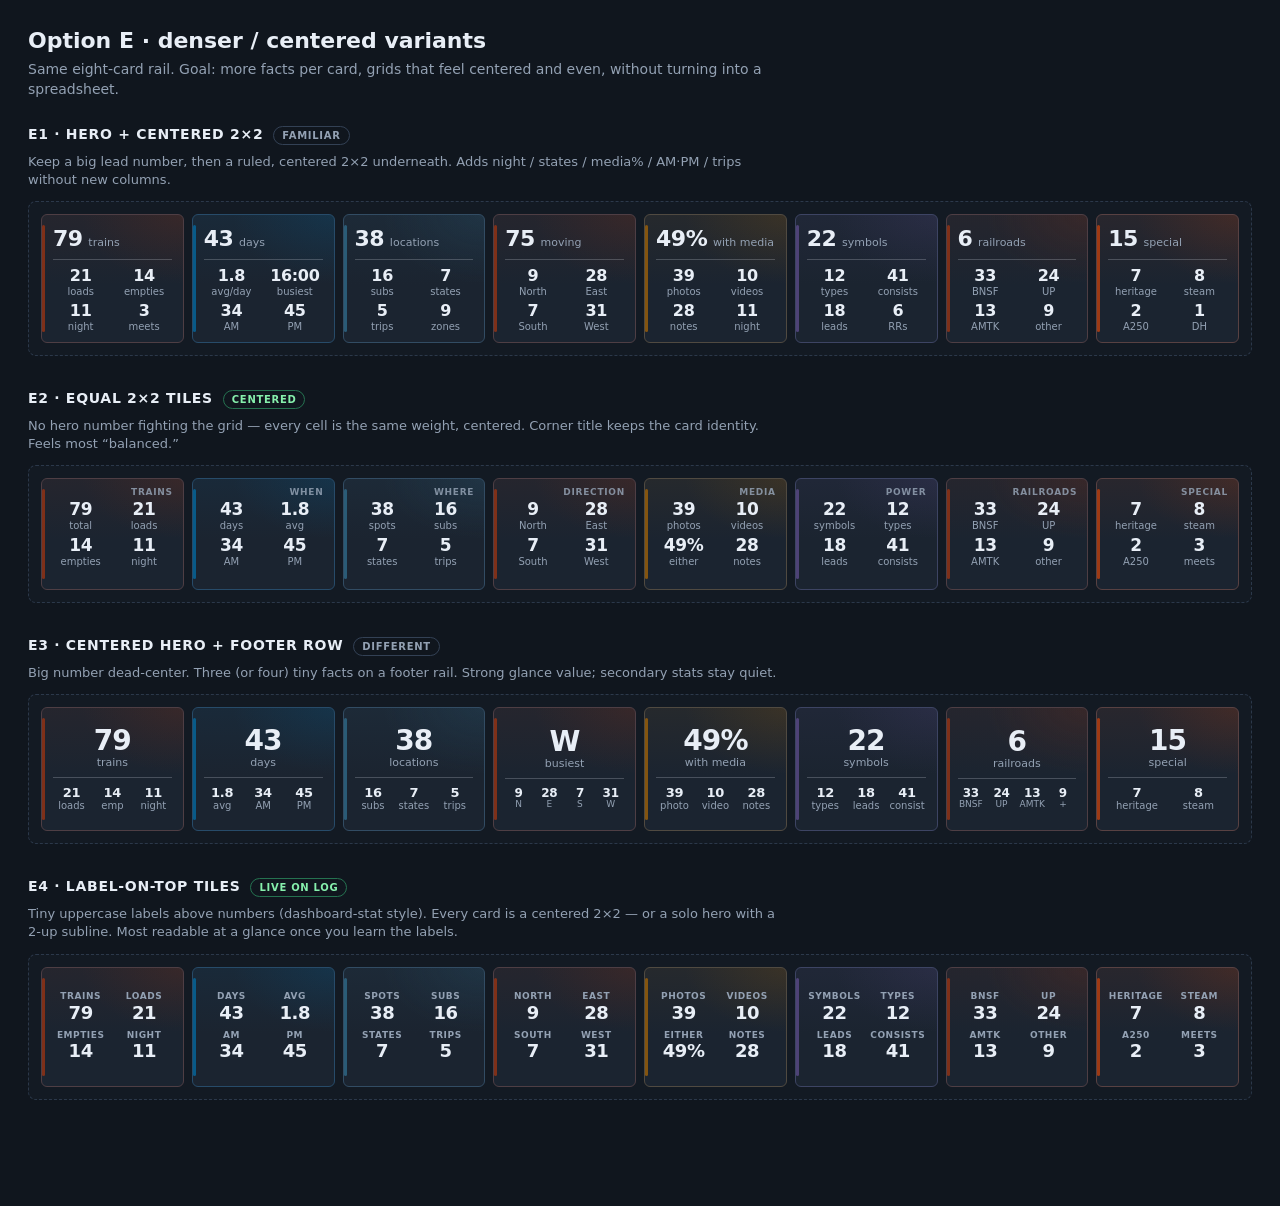
<file: static/kmi-e-variants.html>
<!DOCTYPE html>
<html lang="en" data-theme="night">
<head>
<meta charset="utf-8" />
<title>KMI E variants</title>
<style>
  :root {
    --font-ui: "Avenir Next", "Segoe UI", system-ui, sans-serif;
    --radius: 6px;
    --bg: #10161e;
    --surface: #1b2430;
    --ink: #e8eef6;
    --muted: #93a1b3;
    --border: #334155;
    --accent: #ef4444;
  }
  * { box-sizing: border-box; }
  body {
    margin: 0;
    padding: 28px 28px 72px;
    font-family: var(--font-ui);
    background: var(--bg);
    color: var(--ink);
  }
  h1 { margin: 0 0 6px; font-size: 22px; font-weight: 650; }
  .intro { margin: 0 0 26px; color: var(--muted); font-size: 14px; line-height: 1.45; max-width: 86ch; }
  .option { margin-bottom: 34px; }
  .option-head { display: flex; gap: 10px; align-items: baseline; flex-wrap: wrap; margin-bottom: 8px; }
  .option-head h2 { margin: 0; font-size: 14px; letter-spacing: 0.05em; text-transform: uppercase; }
  .tag {
    font-size: 10px; font-weight: 700; letter-spacing: 0.07em; text-transform: uppercase;
    padding: 3px 8px; border-radius: 999px; border: 1px solid var(--border); color: var(--muted);
  }
  .tag.rec { color: #86efac; border-color: color-mix(in srgb, #16a34a 50%, var(--border)); }
  .blurb { margin: 0 0 12px; color: var(--muted); font-size: 13px; line-height: 1.4; max-width: 92ch; }
  .frame {
    padding: 12px;
    border: 1px dashed color-mix(in srgb, var(--border) 80%, transparent);
    border-radius: 8px;
    background: color-mix(in srgb, var(--surface) 35%, transparent);
  }
  .rail {
    display: grid;
    grid-template-columns: repeat(8, minmax(0, 1fr));
    gap: 8px;
    width: 100%;
  }
  .kpi {
    --card-tint: var(--accent);
    position: relative;
    overflow: hidden;
    min-height: 118px;
    display: flex;
    flex-direction: column;
    justify-content: center;
    padding: 10px 11px;
    border-radius: var(--radius);
    border: 1px solid color-mix(in srgb, var(--card-tint) 26%, var(--border));
    background:
      radial-gradient(120% 90% at 100% 0%, color-mix(in srgb, var(--card-tint) 16%, transparent), transparent 60%),
      linear-gradient(180deg, color-mix(in srgb, var(--card-tint) 8%, var(--surface)) 0%, var(--surface) 55%);
  }
  .kpi::before {
    content: "";
    position: absolute; left: 0; top: 10px; bottom: 10px; width: 3px;
    border-radius: 999px;
    background: color-mix(in srgb, var(--card-tint) 78%, transparent);
  }
  .kpi[data-kpi="when"], .kpi[data-kpi="ampm"] { --card-tint: #0369a1; }
  .kpi[data-kpi="where"] { --card-tint: #2f6b8a; }
  .kpi[data-kpi="trains"], .kpi[data-kpi="direction"], .kpi[data-kpi="mix"] { --card-tint: #9a3412; }
  .kpi[data-kpi="media"] { --card-tint: #a16207; }
  .kpi[data-kpi="symbols"] { --card-tint: #5b4b8a; }
  .kpi[data-kpi="special"] { --card-tint: #c2410c; }

  .head { display: flex; align-items: baseline; gap: 0.35em; margin: 0 0 8px; min-width: 0; }
  .head b { font-size: 22px; font-weight: 700; letter-spacing: -0.02em; font-variant-numeric: tabular-nums; }
  .head span { font-size: 11px; color: var(--muted); font-weight: 500; }

  .grid2, .grid4 {
    display: grid;
    gap: 6px 8px;
    width: 100%;
    flex: 1;
    align-content: center;
    justify-items: center;
    text-align: center;
  }
  .grid2 { grid-template-columns: 1fr 1fr; }
  .grid4 { grid-template-columns: 1fr 1fr; }
  .cell {
    display: flex;
    flex-direction: column;
    align-items: center;
    justify-content: center;
    min-width: 0;
    gap: 1px;
  }
  .cell b {
    font-size: 16px;
    font-weight: 700;
    letter-spacing: -0.02em;
    font-variant-numeric: tabular-nums;
    line-height: 1.05;
  }
  .cell span {
    font-size: 10px;
    color: var(--muted);
    font-weight: 500;
    line-height: 1.1;
  }
  .grid4 .cell b { font-size: 15px; }

  /* E1: hero + centered 2x2 under a thin rule */
  .e1 .kpi { justify-content: flex-start; padding-top: 11px; padding-bottom: 10px; }
  .e1 .head { margin-bottom: 0; }
  .e1 .rule {
    height: 1px; width: 100%;
    background: color-mix(in srgb, var(--ink) 22%, transparent);
    margin: 8px 0 8px;
  }
  .e1 .grid2 { align-content: start; }

  /* E2: pure centered 2x2 / 2x2-of-4 — no hero, every cell equal */
  .e2 .kpi { min-height: 112px; }
  .e2 .grid4 .cell b { font-size: 17px; }
  .e2 .title {
    position: absolute;
    top: 8px; right: 10px;
    font-size: 9px; letter-spacing: 0.08em; text-transform: uppercase;
    color: color-mix(in srgb, var(--muted) 85%, transparent);
    font-weight: 650;
  }

  /* E3: mosaic — one tall hero number centered over a 3-cell footer row */
  .e3 .kpi { text-align: center; align-items: center; min-height: 124px; }
  .e3 .hero {
    display: flex; flex-direction: column; align-items: center; gap: 1px; margin-bottom: 8px;
  }
  .e3 .hero b { font-size: 28px; font-weight: 750; letter-spacing: -0.03em; line-height: 1; font-variant-numeric: tabular-nums; }
  .e3 .hero span { font-size: 11px; color: var(--muted); }
  .e3 .foot {
    display: grid;
    grid-template-columns: repeat(3, minmax(0, 1fr));
    gap: 4px;
    width: 100%;
    padding-top: 8px;
    border-top: 1px solid color-mix(in srgb, var(--ink) 22%, transparent);
  }
  .e3 .foot .cell b { font-size: 13px; }
  .e3 .foot2 { grid-template-columns: 1fr 1fr; }
  .e3 .foot4 { grid-template-columns: 1fr 1fr 1fr 1fr; }
  .e3 .foot4 .cell b { font-size: 12px; }
  .e3 .foot4 .cell span { font-size: 9px; }

  /* E4: 2×2 equal tiles with tiny labels above numbers (label-on-top) */
  .e4 .kpi { min-height: 120px; padding: 12px 10px; }
  .e4 .grid4 { gap: 8px 6px; height: 100%; align-content: center; }
  .e4 .cell { gap: 2px; }
  .e4 .cell span {
    order: -1;
    font-size: 9px;
    letter-spacing: 0.06em;
    text-transform: uppercase;
    font-weight: 650;
  }
  .e4 .cell b { font-size: 18px; }
  .e4 .solo {
    display: flex; flex-direction: column; align-items: center; justify-content: center;
    gap: 2px; height: 100%;
  }
  .e4 .solo b { font-size: 28px; font-weight: 750; letter-spacing: -0.03em; font-variant-numeric: tabular-nums; }
  .e4 .solo span { font-size: 11px; color: var(--muted); }
  .e4 .solo .sub {
    margin-top: 8px; padding-top: 8px; width: 100%;
    border-top: 1px solid color-mix(in srgb, var(--ink) 22%, transparent);
    display: grid; grid-template-columns: 1fr 1fr; gap: 6px;
  }
</style>
</head>
<body>
  <h1>Option E · denser / centered variants</h1>
  <p class="intro">Same eight-card rail. Goal: more facts per card, grids that feel centered and even, without turning into a spreadsheet.</p>

  <!-- E1 -->
  <section class="option e1" id="opt-e1">
    <div class="option-head"><h2>E1 · Hero + centered 2×2</h2><span class="tag">Familiar</span></div>
    <p class="blurb">Keep a big lead number, then a ruled, centered 2×2 underneath. Adds night / states / media% / AM·PM / trips without new columns.</p>
    <div class="frame"><div class="rail">
      <div class="kpi" data-kpi="trains">
        <p class="head"><b>79</b><span>trains</span></p>
        <div class="rule"></div>
        <div class="grid2">
          <div class="cell"><b>21</b><span>loads</span></div>
          <div class="cell"><b>14</b><span>empties</span></div>
          <div class="cell"><b>11</b><span>night</span></div>
          <div class="cell"><b>3</b><span>meets</span></div>
        </div>
      </div>
      <div class="kpi" data-kpi="when">
        <p class="head"><b>43</b><span>days</span></p>
        <div class="rule"></div>
        <div class="grid2">
          <div class="cell"><b>1.8</b><span>avg/day</span></div>
          <div class="cell"><b>16:00</b><span>busiest</span></div>
          <div class="cell"><b>34</b><span>AM</span></div>
          <div class="cell"><b>45</b><span>PM</span></div>
        </div>
      </div>
      <div class="kpi" data-kpi="where">
        <p class="head"><b>38</b><span>locations</span></p>
        <div class="rule"></div>
        <div class="grid2">
          <div class="cell"><b>16</b><span>subs</span></div>
          <div class="cell"><b>7</b><span>states</span></div>
          <div class="cell"><b>5</b><span>trips</span></div>
          <div class="cell"><b>9</b><span>zones</span></div>
        </div>
      </div>
      <div class="kpi" data-kpi="direction">
        <p class="head"><b>75</b><span>moving</span></p>
        <div class="rule"></div>
        <div class="grid2">
          <div class="cell"><b>9</b><span>North</span></div>
          <div class="cell"><b>28</b><span>East</span></div>
          <div class="cell"><b>7</b><span>South</span></div>
          <div class="cell"><b>31</b><span>West</span></div>
        </div>
      </div>
      <div class="kpi" data-kpi="media">
        <p class="head"><b>49%</b><span>with media</span></p>
        <div class="rule"></div>
        <div class="grid2">
          <div class="cell"><b>39</b><span>photos</span></div>
          <div class="cell"><b>10</b><span>videos</span></div>
          <div class="cell"><b>28</b><span>notes</span></div>
          <div class="cell"><b>11</b><span>night</span></div>
        </div>
      </div>
      <div class="kpi" data-kpi="symbols">
        <p class="head"><b>22</b><span>symbols</span></p>
        <div class="rule"></div>
        <div class="grid2">
          <div class="cell"><b>12</b><span>types</span></div>
          <div class="cell"><b>41</b><span>consists</span></div>
          <div class="cell"><b>18</b><span>leads</span></div>
          <div class="cell"><b>6</b><span>RRs</span></div>
        </div>
      </div>
      <div class="kpi" data-kpi="mix">
        <p class="head"><b>6</b><span>railroads</span></p>
        <div class="rule"></div>
        <div class="grid2">
          <div class="cell"><b>33</b><span>BNSF</span></div>
          <div class="cell"><b>24</b><span>UP</span></div>
          <div class="cell"><b>13</b><span>AMTK</span></div>
          <div class="cell"><b>9</b><span>other</span></div>
        </div>
      </div>
      <div class="kpi" data-kpi="special">
        <p class="head"><b>15</b><span>special</span></p>
        <div class="rule"></div>
        <div class="grid2">
          <div class="cell"><b>7</b><span>heritage</span></div>
          <div class="cell"><b>8</b><span>steam</span></div>
          <div class="cell"><b>2</b><span>A250</span></div>
          <div class="cell"><b>1</b><span>DH</span></div>
        </div>
      </div>
    </div></div>
  </section>

  <!-- E2 -->
  <section class="option e2" id="opt-e2">
    <div class="option-head"><h2>E2 · Equal 2×2 tiles</h2><span class="tag rec">Centered</span></div>
    <p class="blurb">No hero number fighting the grid — every cell is the same weight, centered. Corner title keeps the card identity. Feels most “balanced.”</p>
    <div class="frame"><div class="rail">
      <div class="kpi" data-kpi="trains">
        <span class="title">Trains</span>
        <div class="grid4">
          <div class="cell"><b>79</b><span>total</span></div>
          <div class="cell"><b>21</b><span>loads</span></div>
          <div class="cell"><b>14</b><span>empties</span></div>
          <div class="cell"><b>11</b><span>night</span></div>
        </div>
      </div>
      <div class="kpi" data-kpi="when">
        <span class="title">When</span>
        <div class="grid4">
          <div class="cell"><b>43</b><span>days</span></div>
          <div class="cell"><b>1.8</b><span>avg</span></div>
          <div class="cell"><b>34</b><span>AM</span></div>
          <div class="cell"><b>45</b><span>PM</span></div>
        </div>
      </div>
      <div class="kpi" data-kpi="where">
        <span class="title">Where</span>
        <div class="grid4">
          <div class="cell"><b>38</b><span>spots</span></div>
          <div class="cell"><b>16</b><span>subs</span></div>
          <div class="cell"><b>7</b><span>states</span></div>
          <div class="cell"><b>5</b><span>trips</span></div>
        </div>
      </div>
      <div class="kpi" data-kpi="direction">
        <span class="title">Direction</span>
        <div class="grid4">
          <div class="cell"><b>9</b><span>North</span></div>
          <div class="cell"><b>28</b><span>East</span></div>
          <div class="cell"><b>7</b><span>South</span></div>
          <div class="cell"><b>31</b><span>West</span></div>
        </div>
      </div>
      <div class="kpi" data-kpi="media">
        <span class="title">Media</span>
        <div class="grid4">
          <div class="cell"><b>39</b><span>photos</span></div>
          <div class="cell"><b>10</b><span>videos</span></div>
          <div class="cell"><b>49%</b><span>either</span></div>
          <div class="cell"><b>28</b><span>notes</span></div>
        </div>
      </div>
      <div class="kpi" data-kpi="symbols">
        <span class="title">Power</span>
        <div class="grid4">
          <div class="cell"><b>22</b><span>symbols</span></div>
          <div class="cell"><b>12</b><span>types</span></div>
          <div class="cell"><b>18</b><span>leads</span></div>
          <div class="cell"><b>41</b><span>consists</span></div>
        </div>
      </div>
      <div class="kpi" data-kpi="mix">
        <span class="title">Railroads</span>
        <div class="grid4">
          <div class="cell"><b>33</b><span>BNSF</span></div>
          <div class="cell"><b>24</b><span>UP</span></div>
          <div class="cell"><b>13</b><span>AMTK</span></div>
          <div class="cell"><b>9</b><span>other</span></div>
        </div>
      </div>
      <div class="kpi" data-kpi="special">
        <span class="title">Special</span>
        <div class="grid4">
          <div class="cell"><b>7</b><span>heritage</span></div>
          <div class="cell"><b>8</b><span>steam</span></div>
          <div class="cell"><b>2</b><span>A250</span></div>
          <div class="cell"><b>3</b><span>meets</span></div>
        </div>
      </div>
    </div></div>
  </section>

  <!-- E3 -->
  <section class="option e3" id="opt-e3">
    <div class="option-head"><h2>E3 · Centered hero + footer row</h2><span class="tag">Different</span></div>
    <p class="blurb">Big number dead-center. Three (or four) tiny facts on a footer rail. Strong glance value; secondary stats stay quiet.</p>
    <div class="frame"><div class="rail">
      <div class="kpi" data-kpi="trains">
        <div class="hero"><b>79</b><span>trains</span></div>
        <div class="foot">
          <div class="cell"><b>21</b><span>loads</span></div>
          <div class="cell"><b>14</b><span>emp</span></div>
          <div class="cell"><b>11</b><span>night</span></div>
        </div>
      </div>
      <div class="kpi" data-kpi="when">
        <div class="hero"><b>43</b><span>days</span></div>
        <div class="foot">
          <div class="cell"><b>1.8</b><span>avg</span></div>
          <div class="cell"><b>34</b><span>AM</span></div>
          <div class="cell"><b>45</b><span>PM</span></div>
        </div>
      </div>
      <div class="kpi" data-kpi="where">
        <div class="hero"><b>38</b><span>locations</span></div>
        <div class="foot">
          <div class="cell"><b>16</b><span>subs</span></div>
          <div class="cell"><b>7</b><span>states</span></div>
          <div class="cell"><b>5</b><span>trips</span></div>
        </div>
      </div>
      <div class="kpi" data-kpi="direction">
        <div class="hero"><b>W</b><span>busiest</span></div>
        <div class="foot foot4">
          <div class="cell"><b>9</b><span>N</span></div>
          <div class="cell"><b>28</b><span>E</span></div>
          <div class="cell"><b>7</b><span>S</span></div>
          <div class="cell"><b>31</b><span>W</span></div>
        </div>
      </div>
      <div class="kpi" data-kpi="media">
        <div class="hero"><b>49%</b><span>with media</span></div>
        <div class="foot">
          <div class="cell"><b>39</b><span>photo</span></div>
          <div class="cell"><b>10</b><span>video</span></div>
          <div class="cell"><b>28</b><span>notes</span></div>
        </div>
      </div>
      <div class="kpi" data-kpi="symbols">
        <div class="hero"><b>22</b><span>symbols</span></div>
        <div class="foot">
          <div class="cell"><b>12</b><span>types</span></div>
          <div class="cell"><b>18</b><span>leads</span></div>
          <div class="cell"><b>41</b><span>consist</span></div>
        </div>
      </div>
      <div class="kpi" data-kpi="mix">
        <div class="hero"><b>6</b><span>railroads</span></div>
        <div class="foot foot4">
          <div class="cell"><b>33</b><span>BNSF</span></div>
          <div class="cell"><b>24</b><span>UP</span></div>
          <div class="cell"><b>13</b><span>AMTK</span></div>
          <div class="cell"><b>9</b><span>+</span></div>
        </div>
      </div>
      <div class="kpi" data-kpi="special">
        <div class="hero"><b>15</b><span>special</span></div>
        <div class="foot foot2">
          <div class="cell"><b>7</b><span>heritage</span></div>
          <div class="cell"><b>8</b><span>steam</span></div>
        </div>
      </div>
    </div></div>
  </section>

  <!-- E4 -->
  <section class="option e4" id="opt-e4">
    <div class="option-head"><h2>E4 · Label-on-top tiles</h2><span class="tag rec">Live on Log</span></div>
    <p class="blurb">Tiny uppercase labels above numbers (dashboard-stat style). Every card is a centered 2×2 — or a solo hero with a 2-up subline. Most readable at a glance once you learn the labels.</p>
    <div class="frame"><div class="rail">
      <div class="kpi" data-kpi="trains">
        <div class="grid4">
          <div class="cell"><b>79</b><span>Trains</span></div>
          <div class="cell"><b>21</b><span>Loads</span></div>
          <div class="cell"><b>14</b><span>Empties</span></div>
          <div class="cell"><b>11</b><span>Night</span></div>
        </div>
      </div>
      <div class="kpi" data-kpi="when">
        <div class="grid4">
          <div class="cell"><b>43</b><span>Days</span></div>
          <div class="cell"><b>1.8</b><span>Avg</span></div>
          <div class="cell"><b>34</b><span>AM</span></div>
          <div class="cell"><b>45</b><span>PM</span></div>
        </div>
      </div>
      <div class="kpi" data-kpi="where">
        <div class="grid4">
          <div class="cell"><b>38</b><span>Spots</span></div>
          <div class="cell"><b>16</b><span>Subs</span></div>
          <div class="cell"><b>7</b><span>States</span></div>
          <div class="cell"><b>5</b><span>Trips</span></div>
        </div>
      </div>
      <div class="kpi" data-kpi="direction">
        <div class="grid4">
          <div class="cell"><b>9</b><span>North</span></div>
          <div class="cell"><b>28</b><span>East</span></div>
          <div class="cell"><b>7</b><span>South</span></div>
          <div class="cell"><b>31</b><span>West</span></div>
        </div>
      </div>
      <div class="kpi" data-kpi="media">
        <div class="grid4">
          <div class="cell"><b>39</b><span>Photos</span></div>
          <div class="cell"><b>10</b><span>Videos</span></div>
          <div class="cell"><b>49%</b><span>Either</span></div>
          <div class="cell"><b>28</b><span>Notes</span></div>
        </div>
      </div>
      <div class="kpi" data-kpi="symbols">
        <div class="grid4">
          <div class="cell"><b>22</b><span>Symbols</span></div>
          <div class="cell"><b>12</b><span>Types</span></div>
          <div class="cell"><b>18</b><span>Leads</span></div>
          <div class="cell"><b>41</b><span>Consists</span></div>
        </div>
      </div>
      <div class="kpi" data-kpi="mix">
        <div class="grid4">
          <div class="cell"><b>33</b><span>BNSF</span></div>
          <div class="cell"><b>24</b><span>UP</span></div>
          <div class="cell"><b>13</b><span>AMTK</span></div>
          <div class="cell"><b>9</b><span>Other</span></div>
        </div>
      </div>
      <div class="kpi" data-kpi="special">
        <div class="grid4">
          <div class="cell"><b>7</b><span>Heritage</span></div>
          <div class="cell"><b>8</b><span>Steam</span></div>
          <div class="cell"><b>2</b><span>A250</span></div>
          <div class="cell"><b>3</b><span>Meets</span></div>
        </div>
      </div>
    </div></div>
  </section>
</body>
</html>
</file>
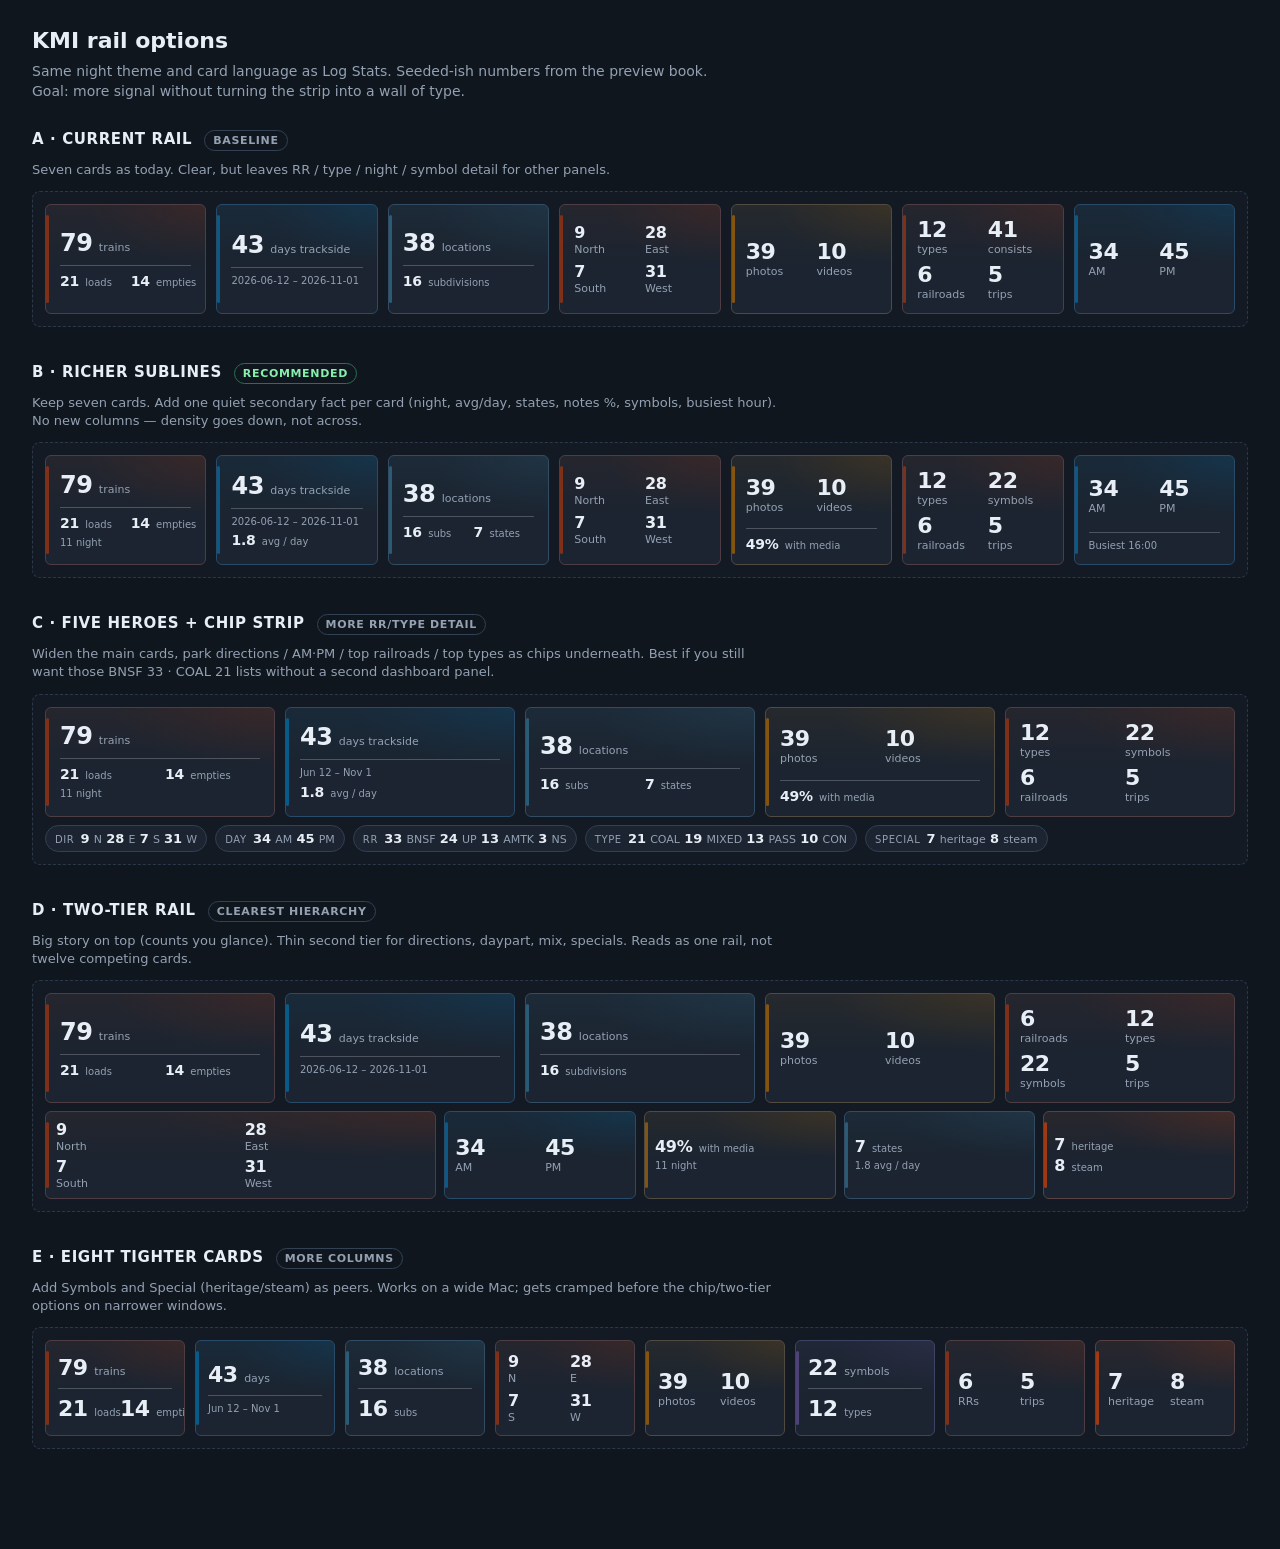
<file: static/kmi-mockups.html>
<!DOCTYPE html>
<html lang="en" data-theme="night">
<head>
<meta charset="utf-8" />
<title>KMI rail mockups</title>
<style>
  :root {
    --font-ui: "Avenir Next", "Segoe UI", system-ui, sans-serif;
    --radius: 6px;
    --bg: #10161e;
    --surface: #1b2430;
    --surface-muted: #222c3a;
    --ink: #e8eef6;
    --muted: #93a1b3;
    --border: #334155;
    --accent: #ef4444;
  }
  * { box-sizing: border-box; }
  body {
    margin: 0;
    padding: 28px 32px 64px;
    font-family: var(--font-ui);
    background: var(--bg);
    color: var(--ink);
  }
  h1 { margin: 0 0 8px; font-size: 22px; font-weight: 650; }
  .intro { margin: 0 0 28px; color: var(--muted); max-width: 78ch; line-height: 1.45; font-size: 14px; }
  .option { margin-bottom: 36px; }
  .option-head {
    display: flex; gap: 12px; align-items: baseline; flex-wrap: wrap;
    margin-bottom: 10px;
  }
  .option-head h2 {
    margin: 0; font-size: 15px; letter-spacing: 0.04em; text-transform: uppercase;
  }
  .tag {
    font-size: 11px; font-weight: 650; letter-spacing: 0.06em; text-transform: uppercase;
    padding: 3px 8px; border-radius: 999px; border: 1px solid var(--border); color: var(--muted);
  }
  .tag.rec { color: #86efac; border-color: color-mix(in srgb, #16a34a 50%, var(--border)); }
  .blurb { margin: 0 0 12px; color: var(--muted); font-size: 13px; line-height: 1.4; max-width: 90ch; }
  .rail {
    display: grid;
    gap: 10px;
    width: 100%;
  }
  .kpi {
    --card-tint: var(--accent);
    position: relative;
    overflow: hidden;
    min-height: 104px;
    display: flex;
    flex-direction: column;
    justify-content: center;
    padding: 12px 14px;
    border-radius: var(--radius);
    border: 1px solid color-mix(in srgb, var(--card-tint) 26%, var(--border));
    background:
      radial-gradient(120% 90% at 100% 0%, color-mix(in srgb, var(--card-tint) 16%, transparent), transparent 60%),
      linear-gradient(180deg, color-mix(in srgb, var(--card-tint) 8%, var(--surface)) 0%, var(--surface) 55%);
  }
  .kpi::before {
    content: "";
    position: absolute; left: 0; top: 10px; bottom: 10px; width: 3px;
    border-radius: 999px;
    background: color-mix(in srgb, var(--card-tint) 78%, transparent);
  }
  .kpi[data-kpi="when"], .kpi[data-kpi="ampm"] { --card-tint: #0369a1; }
  .kpi[data-kpi="where"] { --card-tint: #2f6b8a; }
  .kpi[data-kpi="trains"], .kpi[data-kpi="direction"], .kpi[data-kpi="mix"] { --card-tint: #9a3412; }
  .kpi[data-kpi="media"] { --card-tint: #a16207; }
  .kpi[data-kpi="symbols"] { --card-tint: #5b4b8a; }
  .kpi[data-kpi="special"] { --card-tint: #c2410c; }
  .line { display: flex; align-items: baseline; gap: 0.4em; margin: 0; min-width: 0; }
  .line b { font-size: 24px; font-weight: 700; letter-spacing: -0.02em; font-variant-numeric: tabular-nums; }
  .line span { font-size: 11px; font-weight: 500; color: var(--muted); }
  .extra {
    margin-top: 8px; padding-top: 7px;
    border-top: 1px solid color-mix(in srgb, var(--ink) 24%, transparent);
  }
  .extra.is-split { display: grid; grid-template-columns: 1fr 1fr; gap: 2px 10px; align-items: baseline; }
  .extra .line b { font-size: 14px; }
  .extra .line span { font-size: 10px; }
  .note { margin: 0; font-size: 10px; line-height: 1.25; color: var(--muted); }
  .grid { display: grid; grid-template-columns: 1fr 1fr; gap: 6px 10px; flex: 1; align-content: center; width: 100%; }
  .grid.is-dirs .cell b { font-size: 16px; }
  .cell { display: flex; flex-direction: column; align-items: flex-start; gap: 1px; min-width: 0; }
  .cell b { font-size: 22px; font-weight: 700; letter-spacing: -0.02em; font-variant-numeric: tabular-nums; }
  .cell span { font-size: 11px; color: var(--muted); font-weight: 500; }
  .chips {
    display: flex; flex-wrap: wrap; gap: 6px 8px; margin-top: 8px;
  }
  .chip {
    display: inline-flex; align-items: baseline; gap: 0.35em;
    padding: 5px 9px;
    border-radius: 999px;
    border: 1px solid var(--border);
    background: var(--surface);
    font-size: 12px;
  }
  .chip b { font-size: 13px; font-variant-numeric: tabular-nums; }
  .chip span { color: var(--muted); font-size: 11px; }
  .chip .lab {
    font-size: 10px; letter-spacing: 0.06em; text-transform: uppercase; color: var(--muted); margin-right: 2px;
  }
  .tier {
    display: grid; gap: 8px;
  }
  .tier-bottom {
    display: grid;
    grid-template-columns: repeat(12, minmax(0, 1fr));
    gap: 8px;
  }
  .mini {
    --card-tint: #475569;
    min-height: 0;
    padding: 8px 10px;
  }
  .mini .line b { font-size: 16px; }
  .mini .line span { font-size: 10px; }
  .mini[data-kpi="direction"] { --card-tint: #9a3412; }
  .mini[data-kpi="ampm"] { --card-tint: #0369a1; }
  .mini[data-kpi="media"] { --card-tint: #a16207; }
  .mini[data-kpi="mix"] { --card-tint: #9a3412; }
  .mini[data-kpi="where"] { --card-tint: #2f6b8a; }
  .mini[data-kpi="special"] { --card-tint: #c2410c; }
  .a .rail { grid-template-columns: repeat(7, minmax(0, 1fr)); }
  .b .rail { grid-template-columns: repeat(7, minmax(0, 1fr)); }
  .c .rail-hero { grid-template-columns: repeat(5, minmax(0, 1fr)); }
  .d .rail-top { grid-template-columns: repeat(5, minmax(0, 1fr)); }
  .e .rail { grid-template-columns: repeat(8, minmax(0, 1fr)); }
  .e .kpi { min-height: 96px; padding: 10px 12px; }
  .e .line b { font-size: 22px; }
  .frame {
    padding: 12px;
    border: 1px dashed color-mix(in srgb, var(--border) 80%, transparent);
    border-radius: 8px;
    background: color-mix(in srgb, var(--surface) 35%, transparent);
  }
</style>
</head>
<body>
  <h1>KMI rail options</h1>
  <p class="intro">Same night theme and card language as Log Stats. Seeded-ish numbers from the preview book. Goal: more signal without turning the strip into a wall of type.</p>

  <!-- A -->
  <section class="option a" id="opt-a">
    <div class="option-head"><h2>A · Current rail</h2><span class="tag">Baseline</span></div>
    <p class="blurb">Seven cards as today. Clear, but leaves RR / type / night / symbol detail for other panels.</p>
    <div class="frame">
      <div class="rail">
        <div class="kpi" data-kpi="trains"><p class="line"><b>79</b><span>trains</span></p><div class="extra is-split"><p class="line"><b>21</b><span>loads</span></p><p class="line"><b>14</b><span>empties</span></p></div></div>
        <div class="kpi" data-kpi="when"><p class="line"><b>43</b><span>days trackside</span></p><div class="extra"><p class="note">2026-06-12 – 2026-11-01</p></div></div>
        <div class="kpi" data-kpi="where"><p class="line"><b>38</b><span>locations</span></p><div class="extra"><p class="line"><b>16</b><span>subdivisions</span></p></div></div>
        <div class="kpi dash-kpi-grid is-dirs" data-kpi="direction"><div class="grid is-dirs"><div class="cell"><b>9</b><span>North</span></div><div class="cell"><b>28</b><span>East</span></div><div class="cell"><b>7</b><span>South</span></div><div class="cell"><b>31</b><span>West</span></div></div></div>
        <div class="kpi" data-kpi="media"><div class="grid"><div class="cell"><b>39</b><span>photos</span></div><div class="cell"><b>10</b><span>videos</span></div></div></div>
        <div class="kpi" data-kpi="mix"><div class="grid"><div class="cell"><b>12</b><span>types</span></div><div class="cell"><b>41</b><span>consists</span></div><div class="cell"><b>6</b><span>railroads</span></div><div class="cell"><b>5</b><span>trips</span></div></div></div>
        <div class="kpi" data-kpi="ampm"><div class="grid"><div class="cell"><b>34</b><span>AM</span></div><div class="cell"><b>45</b><span>PM</span></div></div></div>
      </div>
    </div>
  </section>

  <!-- B -->
  <section class="option b" id="opt-b">
    <div class="option-head"><h2>B · Richer sublines</h2><span class="tag rec">Recommended</span></div>
    <p class="blurb">Keep seven cards. Add one quiet secondary fact per card (night, avg/day, states, notes %, symbols, busiest hour). No new columns — density goes down, not across.</p>
    <div class="frame">
      <div class="rail">
        <div class="kpi" data-kpi="trains">
          <p class="line"><b>79</b><span>trains</span></p>
          <div class="extra is-split">
            <p class="line"><b>21</b><span>loads</span></p>
            <p class="line"><b>14</b><span>empties</span></p>
          </div>
          <p class="note" style="margin-top:6px">11 night</p>
        </div>
        <div class="kpi" data-kpi="when">
          <p class="line"><b>43</b><span>days trackside</span></p>
          <div class="extra"><p class="note">2026-06-12 – 2026-11-01</p><p class="line" style="margin-top:4px"><b>1.8</b><span>avg / day</span></p></div>
        </div>
        <div class="kpi" data-kpi="where">
          <p class="line"><b>38</b><span>locations</span></p>
          <div class="extra is-split">
            <p class="line"><b>16</b><span>subs</span></p>
            <p class="line"><b>7</b><span>states</span></p>
          </div>
        </div>
        <div class="kpi" data-kpi="direction"><div class="grid is-dirs"><div class="cell"><b>9</b><span>North</span></div><div class="cell"><b>28</b><span>East</span></div><div class="cell"><b>7</b><span>South</span></div><div class="cell"><b>31</b><span>West</span></div></div></div>
        <div class="kpi" data-kpi="media">
          <div class="grid"><div class="cell"><b>39</b><span>photos</span></div><div class="cell"><b>10</b><span>videos</span></div></div>
          <div class="extra"><p class="line"><b>49%</b><span>with media</span></p></div>
        </div>
        <div class="kpi" data-kpi="mix">
          <div class="grid">
            <div class="cell"><b>12</b><span>types</span></div>
            <div class="cell"><b>22</b><span>symbols</span></div>
            <div class="cell"><b>6</b><span>railroads</span></div>
            <div class="cell"><b>5</b><span>trips</span></div>
          </div>
        </div>
        <div class="kpi" data-kpi="ampm">
          <div class="grid"><div class="cell"><b>34</b><span>AM</span></div><div class="cell"><b>45</b><span>PM</span></div></div>
          <div class="extra"><p class="note">Busiest 16:00</p></div>
        </div>
      </div>
    </div>
  </section>

  <!-- C -->
  <section class="option c" id="opt-c">
    <div class="option-head"><h2>C · Five heroes + chip strip</h2><span class="tag">More RR/type detail</span></div>
    <p class="blurb">Widen the main cards, park directions / AM·PM / top railroads / top types as chips underneath. Best if you still want those BNSF 33 · COAL 21 lists without a second dashboard panel.</p>
    <div class="frame">
      <div class="rail rail-hero" style="display:grid">
        <div class="kpi" data-kpi="trains"><p class="line"><b>79</b><span>trains</span></p><div class="extra is-split"><p class="line"><b>21</b><span>loads</span></p><p class="line"><b>14</b><span>empties</span></p></div><p class="note" style="margin-top:6px">11 night</p></div>
        <div class="kpi" data-kpi="when"><p class="line"><b>43</b><span>days trackside</span></p><div class="extra"><p class="note">Jun 12 – Nov 1</p><p class="line" style="margin-top:4px"><b>1.8</b><span>avg / day</span></p></div></div>
        <div class="kpi" data-kpi="where"><p class="line"><b>38</b><span>locations</span></p><div class="extra is-split"><p class="line"><b>16</b><span>subs</span></p><p class="line"><b>7</b><span>states</span></p></div></div>
        <div class="kpi" data-kpi="media"><div class="grid"><div class="cell"><b>39</b><span>photos</span></div><div class="cell"><b>10</b><span>videos</span></div></div><div class="extra"><p class="line"><b>49%</b><span>with media</span></p></div></div>
        <div class="kpi" data-kpi="mix"><div class="grid"><div class="cell"><b>12</b><span>types</span></div><div class="cell"><b>22</b><span>symbols</span></div><div class="cell"><b>6</b><span>railroads</span></div><div class="cell"><b>5</b><span>trips</span></div></div></div>
      </div>
      <div class="chips">
        <span class="chip"><span class="lab">Dir</span><b>9</b><span>N</span><b>28</b><span>E</span><b>7</b><span>S</span><b>31</b><span>W</span></span>
        <span class="chip"><span class="lab">Day</span><b>34</b><span>AM</span><b>45</b><span>PM</span></span>
        <span class="chip"><span class="lab">RR</span><b>33</b><span>BNSF</span><b>24</b><span>UP</span><b>13</b><span>AMTK</span><b>3</b><span>NS</span></span>
        <span class="chip"><span class="lab">Type</span><b>21</b><span>COAL</span><b>19</b><span>MIXED</span><b>13</b><span>PASS</span><b>10</b><span>CON</span></span>
        <span class="chip"><span class="lab">Special</span><b>7</b><span>heritage</span><b>8</b><span>steam</span></span>
      </div>
    </div>
  </section>

  <!-- D -->
  <section class="option d" id="opt-d">
    <div class="option-head"><h2>D · Two-tier rail</h2><span class="tag">Clearest hierarchy</span></div>
    <p class="blurb">Big story on top (counts you glance). Thin second tier for directions, daypart, mix, specials. Reads as one rail, not twelve competing cards.</p>
    <div class="frame tier">
      <div class="rail rail-top" style="display:grid">
        <div class="kpi" data-kpi="trains"><p class="line"><b>79</b><span>trains</span></p><div class="extra is-split"><p class="line"><b>21</b><span>loads</span></p><p class="line"><b>14</b><span>empties</span></p></div></div>
        <div class="kpi" data-kpi="when"><p class="line"><b>43</b><span>days trackside</span></p><div class="extra"><p class="note">2026-06-12 – 2026-11-01</p></div></div>
        <div class="kpi" data-kpi="where"><p class="line"><b>38</b><span>locations</span></p><div class="extra"><p class="line"><b>16</b><span>subdivisions</span></p></div></div>
        <div class="kpi" data-kpi="media"><div class="grid"><div class="cell"><b>39</b><span>photos</span></div><div class="cell"><b>10</b><span>videos</span></div></div></div>
        <div class="kpi" data-kpi="mix"><div class="grid"><div class="cell"><b>6</b><span>railroads</span></div><div class="cell"><b>12</b><span>types</span></div><div class="cell"><b>22</b><span>symbols</span></div><div class="cell"><b>5</b><span>trips</span></div></div></div>
      </div>
      <div class="tier-bottom">
        <div class="kpi mini" data-kpi="direction" style="grid-column: span 4"><div class="grid is-dirs" style="gap:4px 8px"><div class="cell"><b>9</b><span>North</span></div><div class="cell"><b>28</b><span>East</span></div><div class="cell"><b>7</b><span>South</span></div><div class="cell"><b>31</b><span>West</span></div></div></div>
        <div class="kpi mini" data-kpi="ampm" style="grid-column: span 2"><div class="grid"><div class="cell"><b>34</b><span>AM</span></div><div class="cell"><b>45</b><span>PM</span></div></div></div>
        <div class="kpi mini" data-kpi="media" style="grid-column: span 2"><p class="line"><b>49%</b><span>with media</span></p><p class="note" style="margin-top:4px">11 night</p></div>
        <div class="kpi mini" data-kpi="where" style="grid-column: span 2"><p class="line"><b>7</b><span>states</span></p><p class="note" style="margin-top:4px">1.8 avg / day</p></div>
        <div class="kpi mini" data-kpi="special" style="grid-column: span 2"><p class="line"><b>7</b><span>heritage</span></p><p class="line" style="margin-top:2px"><b>8</b><span>steam</span></p></div>
      </div>
    </div>
  </section>

  <!-- E -->
  <section class="option e" id="opt-e">
    <div class="option-head"><h2>E · Eight tighter cards</h2><span class="tag">More columns</span></div>
    <p class="blurb">Add Symbols and Special (heritage/steam) as peers. Works on a wide Mac; gets cramped before the chip/two-tier options on narrower windows.</p>
    <div class="frame">
      <div class="rail">
        <div class="kpi" data-kpi="trains"><p class="line"><b>79</b><span>trains</span></p><div class="extra is-split"><p class="line"><b>21</b><span>loads</span></p><p class="line"><b>14</b><span>empties</span></p></div></div>
        <div class="kpi" data-kpi="when"><p class="line"><b>43</b><span>days</span></p><div class="extra"><p class="note">Jun 12 – Nov 1</p></div></div>
        <div class="kpi" data-kpi="where"><p class="line"><b>38</b><span>locations</span></p><div class="extra"><p class="line"><b>16</b><span>subs</span></p></div></div>
        <div class="kpi" data-kpi="direction"><div class="grid is-dirs"><div class="cell"><b>9</b><span>N</span></div><div class="cell"><b>28</b><span>E</span></div><div class="cell"><b>7</b><span>S</span></div><div class="cell"><b>31</b><span>W</span></div></div></div>
        <div class="kpi" data-kpi="media"><div class="grid"><div class="cell"><b>39</b><span>photos</span></div><div class="cell"><b>10</b><span>videos</span></div></div></div>
        <div class="kpi" data-kpi="symbols"><p class="line"><b>22</b><span>symbols</span></p><div class="extra"><p class="line"><b>12</b><span>types</span></p></div></div>
        <div class="kpi" data-kpi="mix"><div class="grid"><div class="cell"><b>6</b><span>RRs</span></div><div class="cell"><b>5</b><span>trips</span></div></div></div>
        <div class="kpi" data-kpi="special"><div class="grid"><div class="cell"><b>7</b><span>heritage</span></div><div class="cell"><b>8</b><span>steam</span></div></div></div>
      </div>
    </div>
  </section>
</body>
</html>
</file>
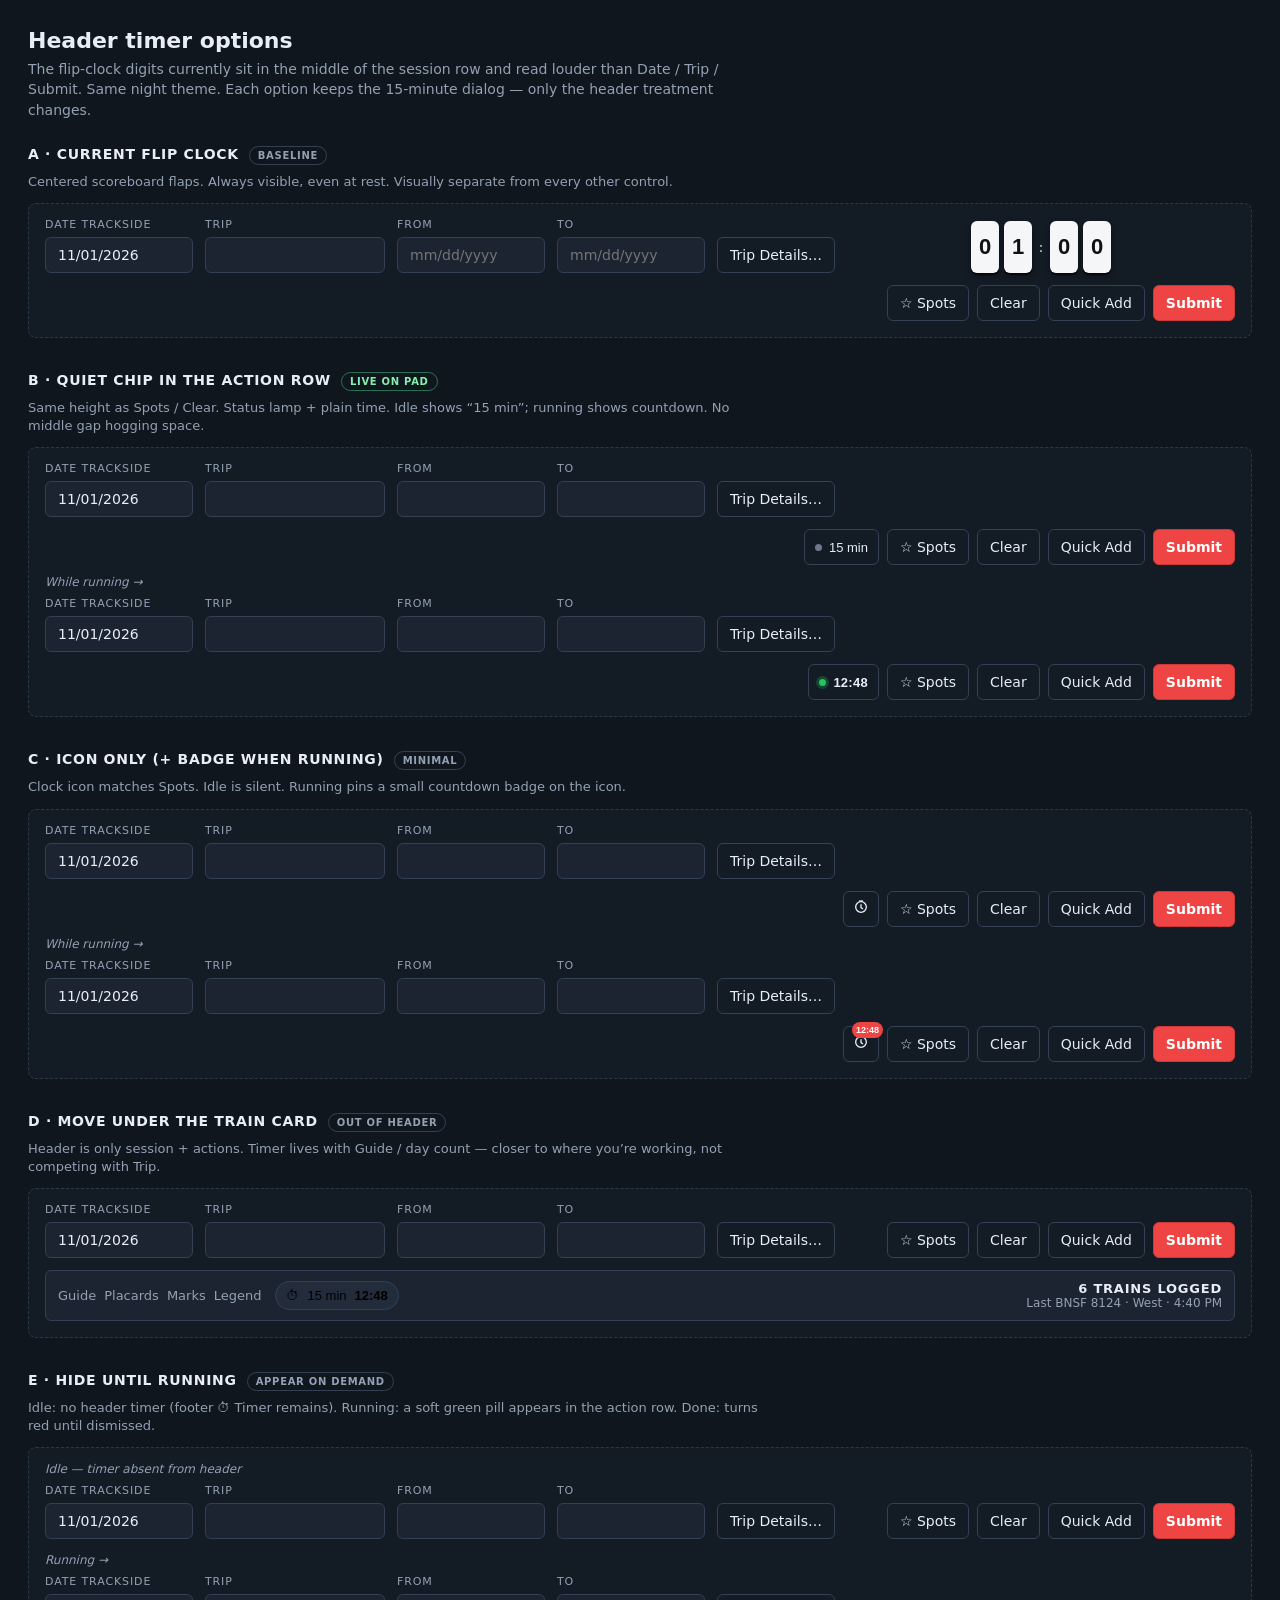
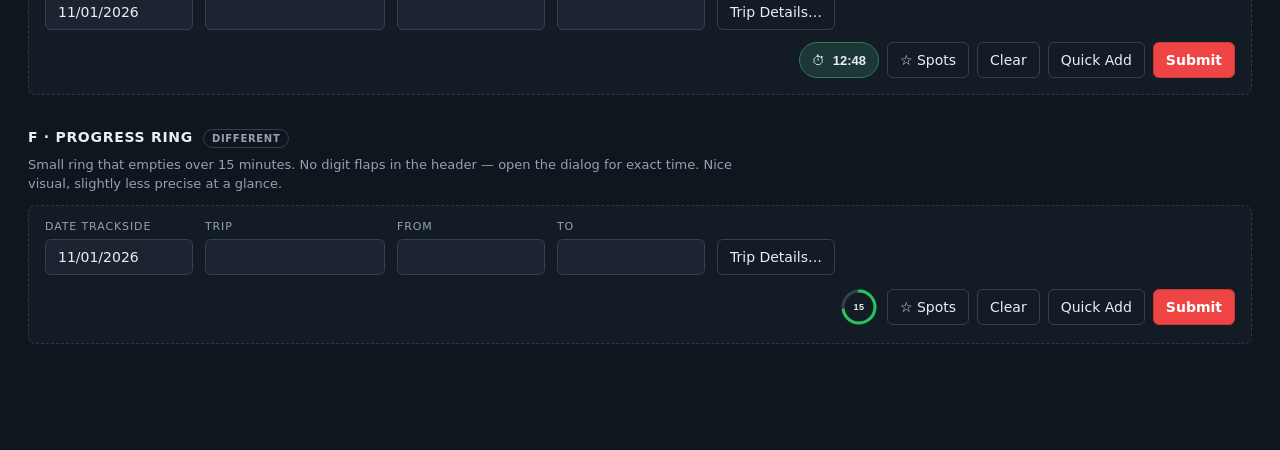
<file: static/timer-mockups.html>
<!DOCTYPE html>
<html lang="en" data-theme="night">
<head>
<meta charset="utf-8" />
<title>Header timer options</title>
<style>
  :root {
    --font-ui: "Avenir Next", "Segoe UI", system-ui, sans-serif;
    --radius: 6px;
    --bg: #10161e;
    --surface: #1b2430;
    --surface-muted: #222c3a;
    --ink: #e8eef6;
    --muted: #93a1b3;
    --border: #334155;
    --accent: #ef4444;
    --control-h: 36px;
  }
  * { box-sizing: border-box; }
  body {
    margin: 0;
    padding: 28px 28px 72px;
    font-family: var(--font-ui);
    background: var(--bg);
    color: var(--ink);
  }
  h1 { margin: 0 0 6px; font-size: 22px; font-weight: 650; }
  .intro { margin: 0 0 26px; color: var(--muted); font-size: 14px; line-height: 1.45; max-width: 78ch; }
  .option { margin-bottom: 34px; }
  .option-head { display: flex; gap: 10px; align-items: baseline; flex-wrap: wrap; margin-bottom: 8px; }
  .option-head h2 { margin: 0; font-size: 14px; letter-spacing: 0.05em; text-transform: uppercase; }
  .tag {
    font-size: 10px; font-weight: 700; letter-spacing: 0.07em; text-transform: uppercase;
    padding: 3px 8px; border-radius: 999px; border: 1px solid var(--border); color: var(--muted);
  }
  .tag.rec { color: #86efac; border-color: color-mix(in srgb, #16a34a 50%, var(--border)); }
  .blurb { margin: 0 0 12px; color: var(--muted); font-size: 13px; line-height: 1.4; max-width: 90ch; }
  .frame {
    padding: 14px 16px 16px;
    border: 1px dashed color-mix(in srgb, var(--border) 80%, transparent);
    border-radius: 8px;
    background: color-mix(in srgb, var(--surface) 40%, transparent);
  }
  .bar {
    display: flex;
    align-items: flex-end;
    gap: 12px;
    flex-wrap: wrap;
  }
  .field { display: grid; gap: 6px; min-width: 0; }
  .field > span {
    font-size: 11px; letter-spacing: 0.08em; text-transform: uppercase; color: var(--muted);
  }
  .control, .btn {
    height: var(--control-h);
    min-height: var(--control-h);
    border-radius: 6px;
    border: 1px solid var(--border);
    background: var(--surface);
    color: var(--ink);
    padding: 0 12px;
    font: inherit;
    font-size: 14px;
    display: inline-flex;
    align-items: center;
    gap: 6px;
  }
  .date { width: 148px; }
  .trip { width: 180px; }
  .btn.ghost { background: transparent; }
  .btn.primary {
    background: var(--accent);
    border-color: color-mix(in srgb, var(--accent) 70%, #7f1d1d);
    color: #fff;
    font-weight: 650;
  }
  .actions { display: flex; gap: 8px; align-items: center; margin-left: auto; }
  .mid { flex: 1; display: flex; justify-content: center; align-items: flex-end; min-width: 80px; }

  /* A current flip */
  .flip {
    display: inline-flex; align-items: center; gap: 5px; height: 52px; padding: 0; border: 0; background: transparent; color: inherit;
  }
  .flip .lab { display: none; }
  .flap {
    width: 28px; height: 100%;
    display: inline-flex; align-items: center; justify-content: center;
    background: #f4f6f8; color: #111;
    border-radius: 6px; font-size: 22px; font-weight: 700;
    font-variant-numeric: tabular-nums;
    box-shadow: 0 2px 0 #05070b, 0 3px 6px rgba(0,0,0,.35);
  }
  .colon { width: 8px; text-align: center; font-weight: 700; opacity: .7; }

  /* B quiet chip in actions */
  .chip {
    height: var(--control-h);
    padding: 0 10px;
    border-radius: 6px;
    border: 1px solid var(--border);
    background: transparent;
    color: var(--ink);
    display: inline-flex; align-items: center; gap: 7px;
    font-size: 13px;
  }
  .chip .time { font-variant-numeric: tabular-nums; font-weight: 650; letter-spacing: 0.02em; }
  .chip .dot {
    width: 7px; height: 7px; border-radius: 50%;
    background: color-mix(in srgb, var(--muted) 70%, transparent);
  }
  .chip.is-run .dot { background: #22c55e; box-shadow: 0 0 0 3px color-mix(in srgb, #22c55e 25%, transparent); }
  .chip.is-done .dot { background: var(--accent); }

  /* C icon only */
  .icon-btn {
    width: var(--control-h); height: var(--control-h);
    padding: 0; justify-content: center;
    border-radius: 6px; border: 1px solid var(--border); background: transparent; color: var(--ink);
    position: relative;
  }
  .icon-btn svg { width: 16px; height: 16px; }
  .icon-btn .badge {
    position: absolute; top: -5px; right: -5px;
    min-width: 18px; height: 16px; padding: 0 4px;
    border-radius: 999px; background: var(--accent); color: #fff;
    font-size: 9px; font-weight: 700; display: inline-flex; align-items: center; justify-content: center;
    font-variant-numeric: tabular-nums;
  }
  .icon-btn.is-idle .badge { display: none; }

  /* D under-card strip */
  .under {
    margin-top: 12px;
    display: flex; align-items: center; gap: 14px; flex-wrap: wrap;
    padding: 10px 12px;
    border: 1px solid var(--border);
    border-radius: 6px;
    background: var(--surface);
  }
  .under .refs { display: flex; gap: 8px; color: var(--muted); font-size: 13px; }
  .under .day { margin-left: auto; text-align: right; font-size: 12px; color: var(--muted); }
  .under .day b { display: block; color: var(--ink); font-size: 13px; letter-spacing: 0.06em; text-transform: uppercase; }
  .under-timer {
    display: inline-flex; align-items: center; gap: 8px;
    padding: 6px 10px; border-radius: 999px;
    border: 1px solid var(--border); background: var(--surface-muted);
    font-size: 13px;
  }
  .under-timer .time { font-weight: 700; font-variant-numeric: tabular-nums; }

  /* E idle-hidden / running only */
  .run-pill {
    display: inline-flex; align-items: center; gap: 8px;
    height: var(--control-h); padding: 0 12px;
    border-radius: 999px;
    border: 1px solid color-mix(in srgb, #22c55e 45%, var(--border));
    background: color-mix(in srgb, #22c55e 12%, var(--surface));
    color: var(--ink); font-size: 13px;
  }
  .run-pill .time { font-weight: 700; font-variant-numeric: tabular-nums; }
  .ghost-note { font-size: 12px; color: var(--muted); font-style: italic; }

  /* F ring progress */
  .ring-btn {
    width: 40px; height: 40px; border: 0; background: transparent; padding: 0;
    display: inline-grid; place-items: center; position: relative; color: var(--ink);
  }
  .ring-btn svg.ring { width: 40px; height: 40px; transform: rotate(-90deg); }
  .ring-btn .track { fill: none; stroke: var(--border); stroke-width: 3; }
  .ring-btn .prog { fill: none; stroke: #22c55e; stroke-width: 3; stroke-linecap: round;
    stroke-dasharray: 100; stroke-dashoffset: 28; }
  .ring-btn .face { position: absolute; font-size: 9px; font-weight: 700; letter-spacing: 0.04em; }
</style>
</head>
<body>
  <h1>Header timer options</h1>
  <p class="intro">The flip-clock digits currently sit in the middle of the session row and read louder than Date / Trip / Submit. Same night theme. Each option keeps the 15‑minute dialog — only the header treatment changes.</p>

  <section class="option" id="opt-a">
    <div class="option-head"><h2>A · Current flip clock</h2><span class="tag">Baseline</span></div>
    <p class="blurb">Centered scoreboard flaps. Always visible, even at rest. Visually separate from every other control.</p>
    <div class="frame">
      <div class="bar">
        <label class="field"><span>Date Trackside</span><input class="control date" value="11/01/2026" readonly /></label>
        <label class="field"><span>Trip</span><input class="control trip" readonly /></label>
        <label class="field"><span>From</span><input class="control date" placeholder="mm/dd/yyyy" readonly /></label>
        <label class="field"><span>To</span><input class="control date" placeholder="mm/dd/yyyy" readonly /></label>
        <button class="btn ghost">Trip Details…</button>
        <div class="mid">
          <button class="flip" type="button" aria-label="15 min timer">
            <span class="flap">0</span><span class="flap">1</span><span class="colon">:</span><span class="flap">0</span><span class="flap">0</span>
          </button>
        </div>
        <div class="actions">
          <button class="btn ghost">☆ Spots</button>
          <button class="btn ghost">Clear</button>
          <button class="btn ghost">Quick Add</button>
          <button class="btn primary">Submit</button>
        </div>
      </div>
    </div>
  </section>

  <section class="option" id="opt-b">
    <div class="option-head"><h2>B · Quiet chip in the action row</h2><span class="tag rec">Live on pad</span></div>
    <p class="blurb">Same height as Spots / Clear. Status lamp + plain time. Idle shows “15 min”; running shows countdown. No middle gap hogging space.</p>
    <div class="frame">
      <div class="bar">
        <label class="field"><span>Date Trackside</span><input class="control date" value="11/01/2026" readonly /></label>
        <label class="field"><span>Trip</span><input class="control trip" readonly /></label>
        <label class="field"><span>From</span><input class="control date" readonly /></label>
        <label class="field"><span>To</span><input class="control date" readonly /></label>
        <button class="btn ghost">Trip Details…</button>
        <div class="actions">
          <button class="chip" type="button" title="15 minute countdown"><i class="dot"></i><span>15 min</span></button>
          <button class="btn ghost">☆ Spots</button>
          <button class="btn ghost">Clear</button>
          <button class="btn ghost">Quick Add</button>
          <button class="btn primary">Submit</button>
        </div>
      </div>
      <p class="ghost-note" style="margin:10px 0 0">While running →</p>
      <div class="bar" style="margin-top:8px">
        <label class="field"><span>Date Trackside</span><input class="control date" value="11/01/2026" readonly /></label>
        <label class="field"><span>Trip</span><input class="control trip" readonly /></label>
        <label class="field"><span>From</span><input class="control date" readonly /></label>
        <label class="field"><span>To</span><input class="control date" readonly /></label>
        <button class="btn ghost">Trip Details…</button>
        <div class="actions">
          <button class="chip is-run" type="button"><i class="dot"></i><span class="time">12:48</span></button>
          <button class="btn ghost">☆ Spots</button>
          <button class="btn ghost">Clear</button>
          <button class="btn ghost">Quick Add</button>
          <button class="btn primary">Submit</button>
        </div>
      </div>
    </div>
  </section>

  <section class="option" id="opt-c">
    <div class="option-head"><h2>C · Icon only (+ badge when running)</h2><span class="tag">Minimal</span></div>
    <p class="blurb">Clock icon matches Spots. Idle is silent. Running pins a small countdown badge on the icon.</p>
    <div class="frame">
      <div class="bar">
        <label class="field"><span>Date Trackside</span><input class="control date" value="11/01/2026" readonly /></label>
        <label class="field"><span>Trip</span><input class="control trip" readonly /></label>
        <label class="field"><span>From</span><input class="control date" readonly /></label>
        <label class="field"><span>To</span><input class="control date" readonly /></label>
        <button class="btn ghost">Trip Details…</button>
        <div class="actions">
          <button class="icon-btn is-idle" type="button" title="15 minute countdown" aria-label="Timer">
            <svg viewBox="0 0 24 24" fill="none" stroke="currentColor" stroke-width="2"><circle cx="12" cy="12" r="8"/><path d="M12 8v5l3 2"/><path d="M9 3h6"/></svg>
            <span class="badge">12:48</span>
          </button>
          <button class="btn ghost">☆ Spots</button>
          <button class="btn ghost">Clear</button>
          <button class="btn ghost">Quick Add</button>
          <button class="btn primary">Submit</button>
        </div>
      </div>
      <p class="ghost-note" style="margin:10px 0 0">While running →</p>
      <div class="bar" style="margin-top:8px">
        <label class="field"><span>Date Trackside</span><input class="control date" value="11/01/2026" readonly /></label>
        <label class="field"><span>Trip</span><input class="control trip" readonly /></label>
        <label class="field"><span>From</span><input class="control date" readonly /></label>
        <label class="field"><span>To</span><input class="control date" readonly /></label>
        <button class="btn ghost">Trip Details…</button>
        <div class="actions">
          <button class="icon-btn" type="button" title="Countdown running" aria-label="Timer 12:48">
            <svg viewBox="0 0 24 24" fill="none" stroke="currentColor" stroke-width="2"><circle cx="12" cy="12" r="8"/><path d="M12 8v5l3 2"/><path d="M9 3h6"/></svg>
            <span class="badge">12:48</span>
          </button>
          <button class="btn ghost">☆ Spots</button>
          <button class="btn ghost">Clear</button>
          <button class="btn ghost">Quick Add</button>
          <button class="btn primary">Submit</button>
        </div>
      </div>
    </div>
  </section>

  <section class="option" id="opt-d">
    <div class="option-head"><h2>D · Move under the train card</h2><span class="tag">Out of header</span></div>
    <p class="blurb">Header is only session + actions. Timer lives with Guide / day count — closer to where you’re working, not competing with Trip.</p>
    <div class="frame">
      <div class="bar">
        <label class="field"><span>Date Trackside</span><input class="control date" value="11/01/2026" readonly /></label>
        <label class="field"><span>Trip</span><input class="control trip" readonly /></label>
        <label class="field"><span>From</span><input class="control date" readonly /></label>
        <label class="field"><span>To</span><input class="control date" readonly /></label>
        <button class="btn ghost">Trip Details…</button>
        <div class="actions">
          <button class="btn ghost">☆ Spots</button>
          <button class="btn ghost">Clear</button>
          <button class="btn ghost">Quick Add</button>
          <button class="btn primary">Submit</button>
        </div>
      </div>
      <div class="under">
        <div class="refs"><span>Guide</span><span>Placards</span><span>Marks</span><span>Legend</span></div>
        <button class="under-timer" type="button"><span>⏱</span><span>15 min</span><span class="time">12:48</span></button>
        <div class="day"><b>6 trains logged</b>Last BNSF 8124 · West · 4:40 PM</div>
      </div>
    </div>
  </section>

  <section class="option" id="opt-e">
    <div class="option-head"><h2>E · Hide until running</h2><span class="tag">Appear on demand</span></div>
    <p class="blurb">Idle: no header timer (footer ⏱ Timer remains). Running: a soft green pill appears in the action row. Done: turns red until dismissed.</p>
    <div class="frame">
      <p class="ghost-note" style="margin:0 0 8px">Idle — timer absent from header</p>
      <div class="bar">
        <label class="field"><span>Date Trackside</span><input class="control date" value="11/01/2026" readonly /></label>
        <label class="field"><span>Trip</span><input class="control trip" readonly /></label>
        <label class="field"><span>From</span><input class="control date" readonly /></label>
        <label class="field"><span>To</span><input class="control date" readonly /></label>
        <button class="btn ghost">Trip Details…</button>
        <div class="actions">
          <button class="btn ghost">☆ Spots</button>
          <button class="btn ghost">Clear</button>
          <button class="btn ghost">Quick Add</button>
          <button class="btn primary">Submit</button>
        </div>
      </div>
      <p class="ghost-note" style="margin:14px 0 8px">Running →</p>
      <div class="bar">
        <label class="field"><span>Date Trackside</span><input class="control date" value="11/01/2026" readonly /></label>
        <label class="field"><span>Trip</span><input class="control trip" readonly /></label>
        <label class="field"><span>From</span><input class="control date" readonly /></label>
        <label class="field"><span>To</span><input class="control date" readonly /></label>
        <button class="btn ghost">Trip Details…</button>
        <div class="actions">
          <button class="run-pill" type="button"><span>⏱</span><span class="time">12:48</span></button>
          <button class="btn ghost">☆ Spots</button>
          <button class="btn ghost">Clear</button>
          <button class="btn ghost">Quick Add</button>
          <button class="btn primary">Submit</button>
        </div>
      </div>
    </div>
  </section>

  <section class="option" id="opt-f">
    <div class="option-head"><h2>F · Progress ring</h2><span class="tag">Different</span></div>
    <p class="blurb">Small ring that empties over 15 minutes. No digit flaps in the header — open the dialog for exact time. Nice visual, slightly less precise at a glance.</p>
    <div class="frame">
      <div class="bar">
        <label class="field"><span>Date Trackside</span><input class="control date" value="11/01/2026" readonly /></label>
        <label class="field"><span>Trip</span><input class="control trip" readonly /></label>
        <label class="field"><span>From</span><input class="control date" readonly /></label>
        <label class="field"><span>To</span><input class="control date" readonly /></label>
        <button class="btn ghost">Trip Details…</button>
        <div class="actions">
          <button class="ring-btn" type="button" title="15 minute countdown" aria-label="Timer about 12 minutes left">
            <svg class="ring" viewBox="0 0 40 40" aria-hidden="true">
              <circle class="track" cx="20" cy="20" r="16"></circle>
              <circle class="prog" cx="20" cy="20" r="16" pathLength="100"></circle>
            </svg>
            <span class="face">15</span>
          </button>
          <button class="btn ghost">☆ Spots</button>
          <button class="btn ghost">Clear</button>
          <button class="btn ghost">Quick Add</button>
          <button class="btn primary">Submit</button>
        </div>
      </div>
    </div>
  </section>
</body>
</html>
</file>
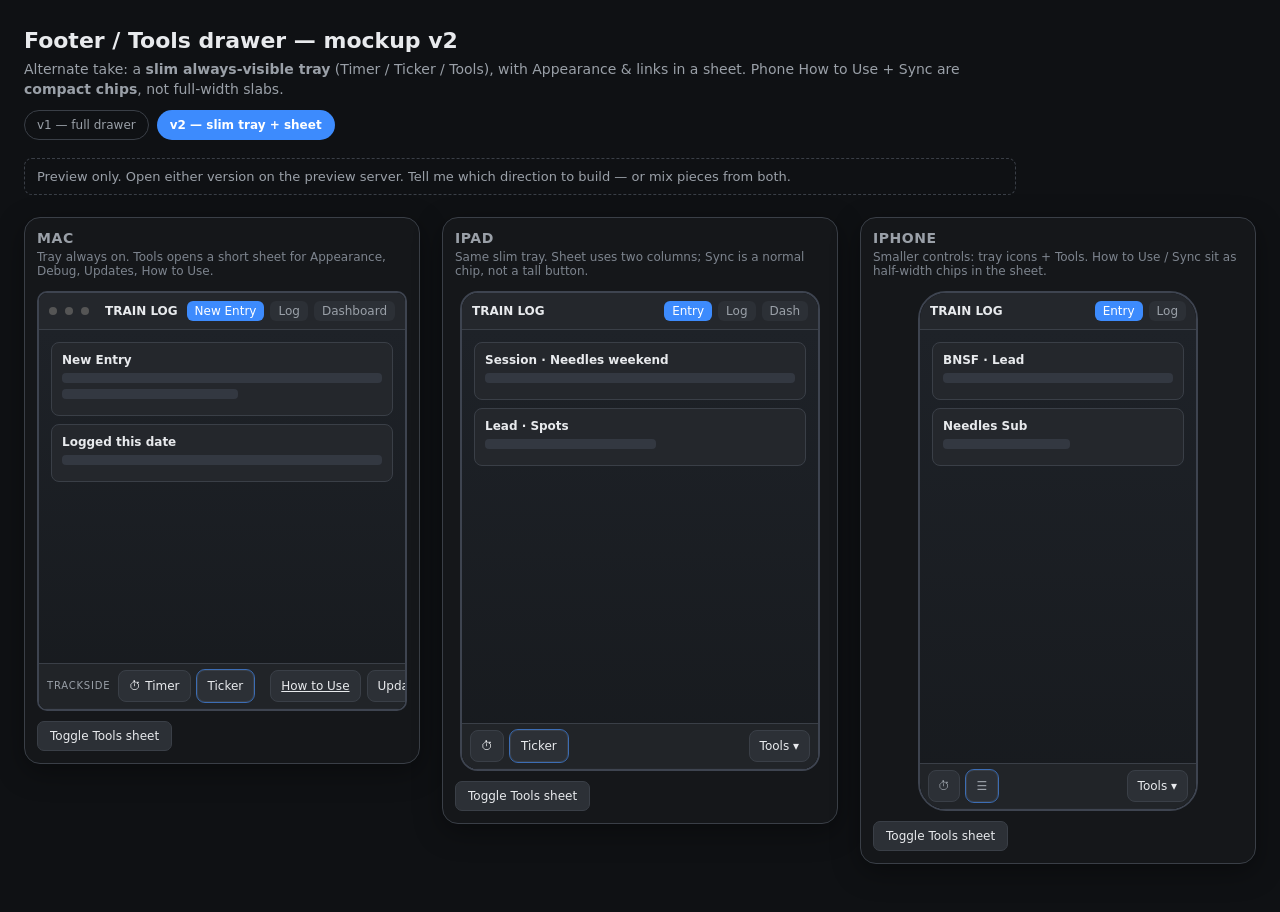
<file: static/mockups/footer-tools-drawer-v2.html>
<!DOCTYPE html>
<html lang="en">
<head>
  <meta charset="utf-8" />
  <meta name="viewport" content="width=device-width, initial-scale=1" />
  <title>TRAIN LOG — Footer / Tools drawer mockup v2</title>
  <style>
    :root {
      --bg: #1a1c1f;
      --surface: #24272c;
      --surface-2: #2c3036;
      --border: #3a3f47;
      --ink: #e8eaed;
      --muted: #9aa0a8;
      --accent: #3d8bfd;
      --radius: 10px;
      --shadow: 0 8px 28px rgba(0,0,0,.35);
      font-family: -apple-system, BlinkMacSystemFont, "Segoe UI", system-ui, sans-serif;
    }
    * { box-sizing: border-box; }
    body { margin: 0; min-height: 100vh; background: #0f1114; color: var(--ink); padding: 28px 24px 48px; }
    h1 { margin: 0 0 6px; font-size: 22px; font-weight: 700; }
    .lede { margin: 0 0 10px; color: var(--muted); max-width: 62rem; line-height: 1.45; font-size: 14px; }
    .lede code { color: #c5d4f0; font-size: 12px; }
    .versions { display: flex; flex-wrap: wrap; gap: 8px; margin: 0 0 18px; }
    .versions a {
      display: inline-flex; align-items: center; height: 30px; padding: 0 12px;
      border-radius: 999px; border: 1px solid var(--border); color: var(--muted);
      text-decoration: none; font-size: 12px;
    }
    .versions a.on { background: var(--accent); border-color: transparent; color: #fff; font-weight: 650; }
    .note {
      margin: 0 0 22px; padding: 10px 12px; border: 1px dashed var(--border);
      border-radius: 8px; color: var(--muted); font-size: 13px; max-width: 62rem;
    }
    .grid {
      display: grid; grid-template-columns: repeat(auto-fit, minmax(300px, 1fr));
      gap: 22px; align-items: start;
    }
    .device {
      background: #15171a; border: 1px solid var(--border); border-radius: 16px;
      padding: 12px; box-shadow: var(--shadow);
    }
    .device h2 {
      margin: 0 0 4px; font-size: 14px; letter-spacing: .04em;
      text-transform: uppercase; color: var(--muted);
    }
    .device .sub { margin: 0 0 10px; font-size: 12px; color: #7d848e; min-height: 2.6em; }
    .bezel {
      margin: 0 auto; background: #0b0c0e; border: 2px solid #3e4450;
      border-radius: 18px; overflow: hidden; position: relative;
      display: flex; flex-direction: column;
    }
    .mac .bezel { width: 100%; height: 420px; border-radius: 10px; }
    .ipad .bezel { width: min(100%, 360px); height: 480px; }
    .iphone .bezel { width: min(100%, 280px); height: 520px; border-radius: 28px; }
    .chrome {
      flex: 0 0 auto; display: flex; align-items: center; gap: 8px;
      padding: 8px 10px; background: var(--surface); border-bottom: 1px solid var(--border); font-size: 12px;
    }
    .chrome .dot { width: 8px; height: 8px; border-radius: 50%; background: #555; }
    .chrome .tabs { margin-left: auto; display: flex; gap: 6px; }
    .chrome .tab { padding: 3px 8px; border-radius: 6px; background: var(--surface-2); color: var(--muted); }
    .chrome .tab.on { background: var(--accent); color: #fff; }
    .stage {
      flex: 1; min-height: 0; position: relative;
      background: linear-gradient(180deg, #1e2228 0%, #171a1e 100%);
      display: flex; flex-direction: column;
    }
    .fake-pad { flex: 1; min-height: 0; padding: 12px; overflow: hidden; color: var(--muted); font-size: 12px; }
    .fake-card {
      background: var(--surface); border: 1px solid var(--border);
      border-radius: 8px; padding: 10px; margin-bottom: 8px;
    }
    .fake-card strong { color: var(--ink); }
    .fake-row { height: 10px; border-radius: 4px; background: #333841; margin: 6px 0; }
    .fake-row.short { width: 55%; }

    /* v2 footer: slim always-on tray + optional sheet */
    .page-foot {
      flex: 0 0 auto; position: relative; z-index: 5;
      background: color-mix(in srgb, var(--surface) 92%, #000);
      border-top: 1px solid var(--border);
    }
    .foot-tray {
      display: flex; align-items: center; gap: 6px;
      padding: 6px 8px; min-height: 44px;
    }
    .tray-btn {
      display: inline-flex; align-items: center; justify-content: center; gap: 5px;
      height: 32px; padding: 0 10px; border-radius: 8px;
      border: 1px solid var(--border); background: var(--surface-2);
      color: var(--ink); font: inherit; font-size: 12px; cursor: pointer;
      white-space: nowrap;
    }
    .tray-btn.icon {
      width: 32px; padding: 0; color: var(--muted);
    }
    .tray-btn.primary {
      background: var(--accent); border-color: transparent; color: #fff; font-weight: 650;
    }
    .tray-btn.on { outline: 1px solid color-mix(in srgb, var(--accent) 60%, var(--border)); }
    .tray-grow { flex: 1; min-width: 4px; }
    .tray-label {
      font-size: 10px; letter-spacing: .08em; text-transform: uppercase; color: var(--muted);
      margin-right: 2px;
    }

    .foot-sheet {
      display: grid; grid-template-rows: 0fr; transition: grid-template-rows .2s ease;
      border-top: 1px solid transparent;
      background: var(--surface);
    }
    .page-foot.is-foot-open .foot-sheet {
      grid-template-rows: 1fr;
      border-top-color: var(--border);
    }
    .foot-sheet-inner { overflow: hidden; min-height: 0; }
    .sheet-body { padding: 10px 10px 12px; display: grid; gap: 10px; }
    .sheet-section {
      border: 1px solid var(--border); border-radius: 10px;
      background: #1b1e23; padding: 8px;
    }
    .sheet-kicker {
      margin: 0 0 8px; font-size: 10px; letter-spacing: .08em;
      text-transform: uppercase; color: var(--muted);
    }
    .chip-row { display: flex; flex-wrap: wrap; gap: 6px; }
    .chip {
      display: inline-flex; align-items: center; gap: 5px;
      height: 30px; padding: 0 10px; border-radius: 999px;
      border: 1px solid var(--border); background: var(--surface-2);
      color: var(--ink); font: inherit; font-size: 12px; cursor: pointer;
      text-decoration: none;
    }
    .chip.primary { background: var(--accent); border-color: transparent; color: #fff; font-weight: 650; }
    .swatches { display: inline-flex; gap: 6px; align-items: center; }
    .swatch { width: 20px; height: 20px; border-radius: 50%; border: 2px solid #555; cursor: pointer; }
    .swatch.on { border-color: #fff; }
    .swatch.night { background: #1a1c1f; }
    .swatch.paper { background: #e8e2d4; }
    .swatch.slate { background: #3a4554; }
    .text-size-picker {
      display: inline-flex; align-items: center; gap: 6px;
      font-size: 12px; color: var(--muted);
    }
    .text-size-picker select {
      height: 28px; border-radius: 6px; border: 1px solid var(--border);
      background: var(--surface-2); color: var(--ink);
    }
    .credit {
      display: flex; justify-content: space-between; gap: 8px;
      padding: 0 2px; color: var(--muted); font-size: 11px;
    }
    .credit p { margin: 0; }
    .mac-only { display: inline-flex; }
    .field-only { display: none; }
    .is-field .mac-only { display: none !important; }
    .is-field .field-only { display: inline-flex; }

    /* Phone: keep tray compact; How to Use / Sync are chips in the sheet, not huge tray buttons */
    .iphone .tray-btn.field-link {
      height: 30px; font-size: 11px; padding: 0 8px;
    }
    .iphone .sheet-body { gap: 8px; padding: 8px 8px 10px; }
    .iphone .chip { height: 28px; font-size: 11px; padding: 0 9px; }
    .iphone .chip.block {
      /* still not full-bleed giants — 2-up row */
      flex: 1 1 calc(50% - 6px); justify-content: center;
    }

    .ipad .sheet-body {
      grid-template-columns: 1fr 1fr;
      align-items: start;
    }
    .ipad .sheet-section.span-all,
    .ipad .credit { grid-column: 1 / -1; }

    .actions { margin-top: 10px; display: flex; flex-wrap: wrap; gap: 8px; }
    .actions button {
      height: 30px; padding: 0 12px; border-radius: 7px; border: 1px solid var(--border);
      background: var(--surface-2); color: var(--ink); cursor: pointer; font: inherit; font-size: 12px;
    }
  </style>
</head>
<body>
  <h1>Footer / Tools drawer — mockup v2</h1>
  <p class="lede">
    Alternate take: a <strong>slim always-visible tray</strong> (Timer / Ticker / Tools), with Appearance &amp; links
    in a sheet. Phone How to Use + Sync are <strong>compact chips</strong>, not full-width slabs.
  </p>
  <div class="versions">
    <a href="/static/mockups/footer-tools-drawer.html">v1 — full drawer</a>
    <a class="on" href="/static/mockups/footer-tools-drawer-v2.html">v2 — slim tray + sheet</a>
  </div>
  <p class="note">
    Preview only. Open either version on the preview server. Tell me which direction to build — or mix pieces from both.
  </p>

  <div class="grid">
    <section class="device mac" data-device="mac">
      <h2>Mac</h2>
      <p class="sub">Tray always on. Tools opens a short sheet for Appearance, Debug, Updates, How to Use.</p>
      <div class="bezel">
        <div class="chrome">
          <span class="dot"></span><span class="dot"></span><span class="dot"></span>
          <strong style="margin-left:8px">TRAIN LOG</strong>
          <div class="tabs"><span class="tab on">New Entry</span><span class="tab">Log</span><span class="tab">Dashboard</span></div>
        </div>
        <div class="stage">
          <div class="fake-pad">
            <div class="fake-card"><strong>New Entry</strong><div class="fake-row"></div><div class="fake-row short"></div></div>
            <div class="fake-card"><strong>Logged this date</strong><div class="fake-row"></div></div>
          </div>
          <footer class="page-foot" data-foot>
            <div class="foot-tray">
              <span class="tray-label">Trackside</span>
              <button type="button" class="tray-btn" title="Timer">⏱ Timer</button>
              <button type="button" class="tray-btn on" data-ticker title="Ticker">Ticker</button>
              <span class="tray-grow"></span>
              <a class="tray-btn mac-only" href="#">How to Use</a>
              <button type="button" class="tray-btn mac-only">Updates <span style="opacity:.85">1</span></button>
              <button type="button" class="tray-btn" data-tools aria-expanded="false">Tools ▾</button>
            </div>
            <div class="foot-sheet">
              <div class="foot-sheet-inner">
                <div class="sheet-body">
                  <div class="sheet-section">
                    <p class="sheet-kicker">Appearance</p>
                    <div class="chip-row">
                      <div class="swatches">
                        <button type="button" class="swatch night on"></button>
                        <button type="button" class="swatch paper"></button>
                        <button type="button" class="swatch slate"></button>
                      </div>
                      <label class="text-size-picker"><span>Text</span>
                        <select><option selected>Normal</option><option>Large</option><option>Larger</option></select>
                      </label>
                    </div>
                  </div>
                  <div class="sheet-section">
                    <p class="sheet-kicker">More</p>
                    <div class="chip-row">
                      <a class="chip" href="#">Debug</a>
                      <a class="chip" href="#">How to Use</a>
                      <button type="button" class="chip">Ticker quotes</button>
                    </div>
                  </div>
                  <div class="credit">
                    <p>Created by Michael Amrine</p>
                    <p>Mac · mockup v2</p>
                  </div>
                </div>
              </div>
            </div>
          </footer>
        </div>
      </div>
      <div class="actions"><button type="button" data-toggle>Toggle Tools sheet</button></div>
    </section>

    <section class="device ipad is-field" data-device="ipad">
      <h2>iPad</h2>
      <p class="sub">Same slim tray. Sheet uses two columns; Sync is a normal chip, not a tall button.</p>
      <div class="bezel">
        <div class="chrome">
          <strong>TRAIN LOG</strong>
          <div class="tabs"><span class="tab on">Entry</span><span class="tab">Log</span><span class="tab">Dash</span></div>
        </div>
        <div class="stage">
          <div class="fake-pad">
            <div class="fake-card"><strong>Session · Needles weekend</strong><div class="fake-row"></div></div>
            <div class="fake-card"><strong>Lead · Spots</strong><div class="fake-row short"></div></div>
          </div>
          <footer class="page-foot" data-foot>
            <div class="foot-tray">
              <button type="button" class="tray-btn" title="Timer">⏱</button>
              <button type="button" class="tray-btn on" data-ticker>Ticker</button>
              <span class="tray-grow"></span>
              <button type="button" class="tray-btn primary field-only field-link" style="display:none">Sync</button>
              <button type="button" class="tray-btn" data-tools aria-expanded="false">Tools ▾</button>
            </div>
            <div class="foot-sheet">
              <div class="foot-sheet-inner">
                <div class="sheet-body">
                  <div class="sheet-section">
                    <p class="sheet-kicker">Trackside &amp; sync</p>
                    <div class="chip-row">
                      <button type="button" class="chip">⏱ Timer</button>
                      <button type="button" class="chip on" data-ticker>Ticker</button>
                      <button type="button" class="chip primary">Sync with Mac</button>
                      <a class="chip" href="#">How to Use</a>
                    </div>
                  </div>
                  <div class="sheet-section">
                    <p class="sheet-kicker">Appearance</p>
                    <div class="chip-row">
                      <div class="swatches">
                        <button type="button" class="swatch night on"></button>
                        <button type="button" class="swatch paper"></button>
                        <button type="button" class="swatch slate"></button>
                      </div>
                      <label class="text-size-picker"><span>Text</span>
                        <select><option selected>Normal</option><option>Large</option></select>
                      </label>
                    </div>
                  </div>
                  <div class="credit span-all">
                    <p>Created by Michael Amrine</p>
                    <p>iPad · mockup v2</p>
                  </div>
                </div>
              </div>
            </div>
          </footer>
        </div>
      </div>
      <div class="actions"><button type="button" data-toggle>Toggle Tools sheet</button></div>
    </section>

    <section class="device iphone is-field" data-device="iphone">
      <h2>iPhone</h2>
      <p class="sub">Smaller controls: tray icons + Tools. How to Use / Sync sit as half-width chips in the sheet.</p>
      <div class="bezel">
        <div class="chrome">
          <strong>TRAIN LOG</strong>
          <div class="tabs"><span class="tab on">Entry</span><span class="tab">Log</span></div>
        </div>
        <div class="stage">
          <div class="fake-pad">
            <div class="fake-card"><strong>BNSF · Lead</strong><div class="fake-row"></div></div>
            <div class="fake-card"><strong>Needles Sub</strong><div class="fake-row short"></div></div>
          </div>
          <footer class="page-foot" data-foot>
            <div class="foot-tray">
              <button type="button" class="tray-btn icon" title="Timer" aria-label="Timer">⏱</button>
              <button type="button" class="tray-btn icon on" data-ticker title="Ticker" aria-label="Ticker">☰</button>
              <span class="tray-grow"></span>
              <button type="button" class="tray-btn" data-tools aria-expanded="false">Tools ▾</button>
            </div>
            <div class="foot-sheet">
              <div class="foot-sheet-inner">
                <div class="sheet-body">
                  <div class="sheet-section">
                    <p class="sheet-kicker">Actions</p>
                    <div class="chip-row">
                      <a class="chip block" href="#">How to Use</a>
                      <button type="button" class="chip block primary">Sync with Mac</button>
                    </div>
                  </div>
                  <div class="sheet-section">
                    <p class="sheet-kicker">Appearance</p>
                    <div class="chip-row">
                      <div class="swatches">
                        <button type="button" class="swatch night on"></button>
                        <button type="button" class="swatch paper"></button>
                        <button type="button" class="swatch slate"></button>
                      </div>
                      <label class="text-size-picker"><span>Text</span>
                        <select><option selected>Normal</option><option>Large</option></select>
                      </label>
                    </div>
                  </div>
                  <div class="credit">
                    <p>Created by Michael Amrine</p>
                    <p>iPhone · v2</p>
                  </div>
                </div>
              </div>
            </div>
          </footer>
        </div>
      </div>
      <div class="actions"><button type="button" data-toggle>Toggle Tools sheet</button></div>
    </section>
  </div>

  <script>
    function setOpen(foot, open) {
      foot.classList.toggle("is-foot-open", open);
      foot.querySelectorAll("[data-tools]").forEach(function (btn) {
        btn.setAttribute("aria-expanded", open ? "true" : "false");
        btn.textContent = open ? "Tools ▴" : "Tools ▾";
      });
    }
    document.querySelectorAll("[data-foot]").forEach(function (foot) {
      foot.querySelectorAll("[data-tools]").forEach(function (btn) {
        btn.addEventListener("click", function () {
          setOpen(foot, !foot.classList.contains("is-foot-open"));
        });
      });
    });
    document.querySelectorAll("[data-toggle]").forEach(function (btn) {
      btn.addEventListener("click", function () {
        const foot = btn.closest(".device").querySelector("[data-foot]");
        setOpen(foot, !foot.classList.contains("is-foot-open"));
      });
    });
    document.querySelectorAll("[data-ticker]").forEach(function (btn) {
      btn.addEventListener("click", function () {
        const on = !btn.classList.contains("on");
        const root = btn.closest("[data-foot]") || btn.closest(".device");
        root.querySelectorAll("[data-ticker]").forEach(function (b) { b.classList.toggle("on", on); });
      });
    });
    document.querySelectorAll(".swatches").forEach(function (group) {
      group.addEventListener("click", function (event) {
        const sw = event.target.closest(".swatch");
        if (!sw) return;
        group.querySelectorAll(".swatch").forEach(function (s) { s.classList.remove("on"); });
        sw.classList.add("on");
      });
    });
  </script>
</body>
</html>
</file>
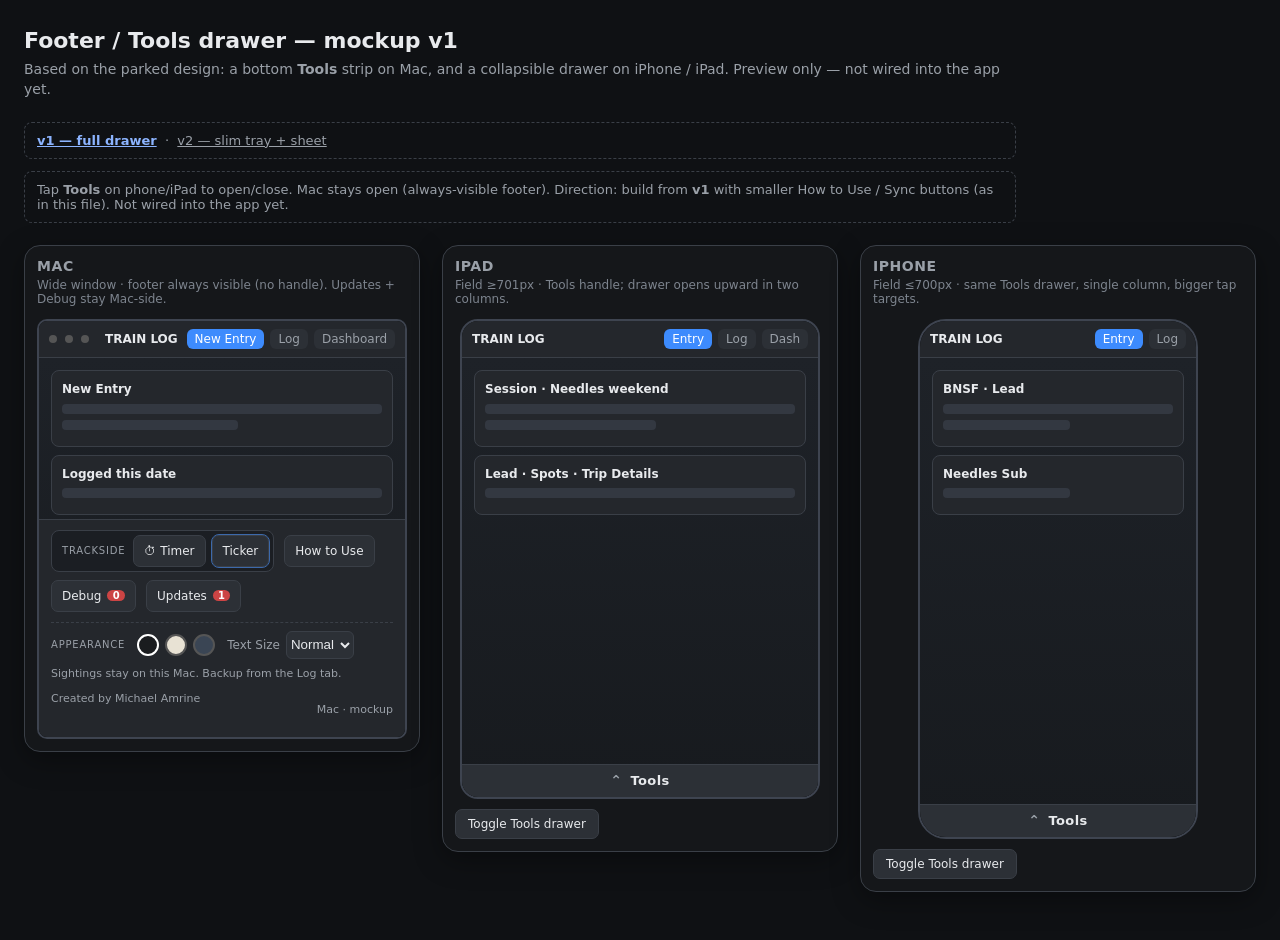
<file: static/mockups/footer-tools-drawer.html>
<!DOCTYPE html>
<html lang="en">
<head>
  <meta charset="utf-8" />
  <meta name="viewport" content="width=device-width, initial-scale=1" />
  <title>TRAIN LOG — Footer / Tools drawer mockup</title>
  <style>
    :root {
      --bg: #1a1c1f;
      --surface: #24272c;
      --surface-2: #2c3036;
      --border: #3a3f47;
      --ink: #e8eaed;
      --muted: #9aa0a8;
      --accent: #3d8bfd;
      --accent-text: #fff;
      --radius: 10px;
      --shadow: 0 8px 28px rgba(0,0,0,.35);
      font-family: -apple-system, BlinkMacSystemFont, "Segoe UI", system-ui, sans-serif;
    }
    * { box-sizing: border-box; }
    body {
      margin: 0;
      min-height: 100vh;
      background: #0f1114;
      color: var(--ink);
      padding: 28px 24px 48px;
    }
    h1 { margin: 0 0 6px; font-size: 22px; font-weight: 700; }
    .lede { margin: 0 0 22px; color: var(--muted); max-width: 62rem; line-height: 1.45; font-size: 14px; }
    .lede code { color: #c5d4f0; font-size: 12px; }
    .note {
      margin: 0 0 22px;
      padding: 10px 12px;
      border: 1px dashed var(--border);
      border-radius: 8px;
      color: var(--muted);
      font-size: 13px;
      max-width: 62rem;
    }
    .grid {
      display: grid;
      grid-template-columns: repeat(auto-fit, minmax(300px, 1fr));
      gap: 22px;
      align-items: start;
    }
    .device {
      background: #15171a;
      border: 1px solid var(--border);
      border-radius: 16px;
      padding: 12px;
      box-shadow: var(--shadow);
    }
    .device h2 {
      margin: 0 0 4px;
      font-size: 14px;
      letter-spacing: .04em;
      text-transform: uppercase;
      color: var(--muted);
    }
    .device .sub { margin: 0 0 10px; font-size: 12px; color: #7d848e; min-height: 2.6em; }
    .bezel {
      margin: 0 auto;
      background: #0b0c0e;
      border: 2px solid #3e4450;
      border-radius: 18px;
      overflow: hidden;
      position: relative;
      display: flex;
      flex-direction: column;
    }
    .mac .bezel { width: 100%; height: 420px; border-radius: 10px; }
    .ipad .bezel { width: min(100%, 360px); height: 480px; }
    .iphone .bezel { width: min(100%, 280px); height: 520px; border-radius: 28px; }
    .chrome {
      flex: 0 0 auto;
      display: flex;
      align-items: center;
      gap: 8px;
      padding: 8px 10px;
      background: var(--surface);
      border-bottom: 1px solid var(--border);
      font-size: 12px;
    }
    .chrome .dot { width: 8px; height: 8px; border-radius: 50%; background: #555; }
    .chrome .tabs { margin-left: auto; display: flex; gap: 6px; }
    .chrome .tab {
      padding: 3px 8px;
      border-radius: 6px;
      background: var(--surface-2);
      color: var(--muted);
    }
    .chrome .tab.on { background: var(--accent); color: var(--accent-text); }
    .stage {
      flex: 1;
      min-height: 0;
      position: relative;
      background:
        linear-gradient(180deg, #1e2228 0%, #171a1e 100%);
      display: flex;
      flex-direction: column;
    }
    .fake-pad {
      flex: 1;
      min-height: 0;
      padding: 12px;
      overflow: hidden;
      color: var(--muted);
      font-size: 12px;
      line-height: 1.4;
    }
    .fake-card {
      background: var(--surface);
      border: 1px solid var(--border);
      border-radius: 8px;
      padding: 10px;
      margin-bottom: 8px;
    }
    .fake-card strong { color: var(--ink); }
    .fake-row { height: 10px; border-radius: 4px; background: #333841; margin: 6px 0; }
    .fake-row.short { width: 55%; }

    /* —— Footer / tools drawer —— */
    .page-foot {
      flex: 0 0 auto;
      position: relative;
      z-index: 5;
      background: var(--surface);
      border-top: 1px solid var(--border);
      color: var(--ink);
    }
    .foot-drawer-handle {
      display: none;
      width: 100%;
      align-items: center;
      justify-content: center;
      gap: 8px;
      margin: 0;
      padding: 8px 12px;
      border: 0;
      border-bottom: 1px solid transparent;
      background: var(--surface-2);
      color: var(--ink);
      font: inherit;
      font-size: 13px;
      font-weight: 650;
      letter-spacing: .03em;
      cursor: pointer;
    }
    .foot-drawer-handle:hover { filter: brightness(1.06); }
    .foot-drawer-chevron {
      display: inline-block;
      transition: transform .18s ease;
      font-size: 14px;
      line-height: 1;
      color: var(--muted);
    }
    .page-foot.is-foot-open .foot-drawer-chevron { transform: rotate(180deg); }
    .foot-drawer { display: block; }
    .page-foot-links {
      display: flex;
      flex-wrap: wrap;
      align-items: center;
      gap: 8px 10px;
      padding: 10px 12px 8px;
    }
    .foot-trackside {
      display: inline-flex;
      align-items: center;
      gap: 6px;
      padding: 4px;
      border: 1px solid var(--border);
      border-radius: 8px;
      background: #1b1e23;
    }
    .foot-trackside-label {
      margin: 0 2px 0 6px;
      font-size: 10px;
      letter-spacing: .08em;
      text-transform: uppercase;
      color: var(--muted);
    }
    .btn, .gap-peek, .ticker-toggle {
      display: inline-flex;
      align-items: center;
      gap: 6px;
      height: 32px;
      padding: 0 10px;
      border: 1px solid var(--border);
      border-radius: 7px;
      background: var(--surface-2);
      color: var(--ink);
      font: inherit;
      font-size: 12px;
      cursor: pointer;
      text-decoration: none;
    }
    .btn.primary { background: var(--accent); border-color: transparent; color: #fff; font-weight: 650; }
    .btn.ghost:hover, .gap-peek:hover, .ticker-toggle:hover { border-color: #6a7380; }
    .ticker-toggle[aria-pressed="true"] { outline: 1px solid color-mix(in srgb, var(--accent) 55%, var(--border)); }
    .badge {
      display: inline-flex;
      min-width: 1.1rem;
      justify-content: center;
      padding: 0 5px;
      border-radius: 999px;
      background: #c44;
      color: #fff;
      font-size: 10px;
      font-weight: 700;
    }
    .foot-appearance {
      display: flex;
      flex-wrap: wrap;
      align-items: center;
      gap: 8px 12px;
      width: 100%;
      margin-top: 2px;
      padding-top: 8px;
      border-top: 1px dashed var(--border);
    }
    .foot-appearance-kicker {
      margin: 0;
      font-size: 10px;
      letter-spacing: .08em;
      text-transform: uppercase;
      color: var(--muted);
    }
    .swatches { display: inline-flex; gap: 6px; }
    .swatch {
      width: 22px; height: 22px; border-radius: 50%;
      border: 2px solid #555; cursor: pointer;
    }
    .swatch.on { border-color: #fff; }
    .swatch.night { background: #1a1c1f; }
    .swatch.paper { background: #e8e2d4; }
    .swatch.slate { background: #3a4554; }
    .text-size-picker {
      display: inline-flex;
      align-items: center;
      gap: 6px;
      font-size: 12px;
      color: var(--muted);
    }
    .text-size-picker select {
      height: 28px;
      border-radius: 6px;
      border: 1px solid var(--border);
      background: var(--surface-2);
      color: var(--ink);
    }
    .foot-hint { color: var(--muted); font-size: 11px; }
    .credit {
      display: flex;
      flex-wrap: wrap;
      justify-content: space-between;
      gap: 4px 12px;
      padding: 4px 12px 10px;
      color: var(--muted);
      font-size: 11px;
    }
    .credit-line { margin: 0; }
    .mac-only { display: inline-flex; }
    .field-only { display: none; }

    /* Field (phone + iPad): collapsed drawer */
    .is-field .foot-drawer-handle { display: inline-flex; }
    .is-field .foot-drawer {
      display: grid;
      grid-template-rows: 0fr;
      transition: grid-template-rows .2s ease;
    }
    .is-field .foot-drawer > .foot-drawer-inner {
      overflow: hidden;
      min-height: 0;
    }
    .is-field .page-foot.is-foot-open .foot-drawer { grid-template-rows: 1fr; }
    .is-field .page-foot.is-foot-open .foot-drawer-handle {
      border-bottom-color: var(--border);
    }
    .is-field .page-foot-links {
      flex-direction: column;
      align-items: stretch;
      gap: 8px;
    }
    .is-field .foot-trackside {
      display: grid;
      grid-template-columns: auto 1fr 1fr;
      width: 100%;
    }
    .is-field .page-foot-links > .btn,
    .is-field .page-foot-links > a.btn {
      justify-content: center;
      min-height: 40px;
      height: auto;
      padding: 8px 12px;
    }
    /* Smaller How to Use / Sync — not full-bleed slabs */
    .is-field .page-foot-links > a.btn,
    .is-field .page-foot-links > .btn.primary.field-only {
      min-height: 32px;
      height: 32px;
      padding: 0 12px;
      font-size: 12px;
      width: auto;
      align-self: center;
    }
    .iphone.is-field .page-foot-links {
      display: flex;
      flex-direction: row;
      flex-wrap: wrap;
      align-items: center;
      justify-content: center;
      gap: 8px;
    }
    .iphone.is-field .foot-trackside,
    .iphone.is-field .foot-appearance,
    .iphone.is-field .foot-hint,
    .iphone.is-field .credit {
      flex: 1 1 100%;
    }
    .is-field .mac-only { display: none; }
    .is-field .field-only { display: inline-flex; }
    .is-field .foot-hint { text-align: center; width: 100%; }
    .is-field .credit { justify-content: center; text-align: center; }

    .ipad.is-field .page-foot-links {
      display: grid;
      grid-template-columns: 1fr 1fr;
      align-items: start;
    }
    .ipad.is-field .foot-trackside,
    .ipad.is-field .foot-appearance,
    .ipad.is-field .foot-hint,
    .ipad.is-field .credit { grid-column: 1 / -1; }

    .actions {
      margin-top: 10px;
      display: flex;
      flex-wrap: wrap;
      gap: 8px;
    }
    .actions button {
      height: 30px;
      padding: 0 12px;
      border-radius: 7px;
      border: 1px solid var(--border);
      background: var(--surface-2);
      color: var(--ink);
      cursor: pointer;
      font: inherit;
      font-size: 12px;
    }
  </style>
</head>
<body>
  <h1>Footer / Tools drawer — mockup v1</h1>
  <p class="lede">
    Based on the parked design: a bottom <strong>Tools</strong> strip on Mac, and a
    collapsible drawer on iPhone / iPad. Preview only — not wired into the app yet.
  </p>
  <p class="note" style="margin-bottom:12px">
    <a href="/static/mockups/footer-tools-drawer.html" style="color:#8cb4ff;font-weight:650">v1 — full drawer</a>
    &nbsp;·&nbsp;
    <a href="/static/mockups/footer-tools-drawer-v2.html" style="color:#9aa0a8">v2 — slim tray + sheet</a>
  </p>
  <p class="note">
    Tap <strong>Tools</strong> on phone/iPad to open/close. Mac stays open (always-visible footer).
    Direction: build from <strong>v1</strong> with smaller How to Use / Sync buttons (as in this file). Not wired into the app yet.
  </p>

  <div class="grid">
    <!-- MAC -->
    <section class="device mac" data-device="mac">
      <h2>Mac</h2>
      <p class="sub">Wide window · footer always visible (no handle). Updates + Debug stay Mac-side.</p>
      <div class="bezel">
        <div class="chrome">
          <span class="dot"></span><span class="dot"></span><span class="dot"></span>
          <strong style="margin-left:8px">TRAIN LOG</strong>
          <div class="tabs"><span class="tab on">New Entry</span><span class="tab">Log</span><span class="tab">Dashboard</span></div>
        </div>
        <div class="stage">
          <div class="fake-pad">
            <div class="fake-card"><strong>New Entry</strong><div class="fake-row"></div><div class="fake-row short"></div></div>
            <div class="fake-card"><strong>Logged this date</strong><div class="fake-row"></div></div>
          </div>
          <footer class="page-foot is-foot-open" data-foot>
            <button type="button" class="foot-drawer-handle" aria-expanded="true" hidden>
              <span class="foot-drawer-chevron" aria-hidden="true">⌃</span>
              <span class="foot-drawer-label">Tools</span>
            </button>
            <div class="foot-drawer">
              <div class="foot-drawer-inner">
                <div class="page-foot-links">
                  <div class="foot-trackside" role="group" aria-label="Trackside">
                    <p class="foot-trackside-label">Trackside</p>
                    <button type="button" class="gap-peek" title="Countdown timer">⏱ Timer</button>
                    <button type="button" class="ticker-toggle" aria-pressed="true" title="Last-train ticker">Ticker</button>
                  </div>
                  <a class="btn ghost" href="#">How to Use</a>
                  <a class="btn ghost mac-only" href="#">Debug <span class="badge">0</span></a>
                  <button type="button" class="btn ghost mac-only">Updates <span class="badge">1</span></button>
                  <button type="button" class="btn primary field-only" hidden>Sync with Mac</button>
                  <div class="foot-appearance">
                    <p class="foot-appearance-kicker">Appearance</p>
                    <div class="swatches" title="Color scheme">
                      <button type="button" class="swatch night on" title="Night"></button>
                      <button type="button" class="swatch paper" title="Paper"></button>
                      <button type="button" class="swatch slate" title="Slate"></button>
                    </div>
                    <label class="text-size-picker"><span>Text Size</span>
                      <select><option>Smaller</option><option>Small</option><option selected>Normal</option><option>Large</option><option>Larger</option></select>
                    </label>
                  </div>
                  <span class="foot-hint">Sightings stay on this Mac. Backup from the Log tab.</span>
                </div>
                <div class="credit">
                  <p class="credit-line">Created by Michael Amrine</p>
                  <p class="foot-screen">Mac · mockup</p>
                </div>
              </div>
            </div>
          </footer>
        </div>
      </div>
    </section>

    <!-- IPAD -->
    <section class="device ipad is-field" data-device="ipad">
      <h2>iPad</h2>
      <p class="sub">Field ≥701px · Tools handle; drawer opens upward in two columns.</p>
      <div class="bezel">
        <div class="chrome">
          <strong>TRAIN LOG</strong>
          <div class="tabs"><span class="tab on">Entry</span><span class="tab">Log</span><span class="tab">Dash</span></div>
        </div>
        <div class="stage">
          <div class="fake-pad">
            <div class="fake-card"><strong>Session · Needles weekend</strong><div class="fake-row"></div><div class="fake-row short"></div></div>
            <div class="fake-card"><strong>Lead · Spots · Trip Details</strong><div class="fake-row"></div></div>
          </div>
          <footer class="page-foot" data-foot>
            <button type="button" class="foot-drawer-handle" aria-expanded="false">
              <span class="foot-drawer-chevron" aria-hidden="true">⌃</span>
              <span class="foot-drawer-label">Tools</span>
            </button>
            <div class="foot-drawer">
              <div class="foot-drawer-inner">
                <div class="page-foot-links">
                  <div class="foot-trackside" role="group" aria-label="Trackside">
                    <p class="foot-trackside-label">Trackside</p>
                    <button type="button" class="gap-peek">⏱ Timer</button>
                    <button type="button" class="ticker-toggle" aria-pressed="true">Ticker</button>
                  </div>
                  <a class="btn ghost" href="#">How to Use</a>
                  <button type="button" class="btn primary field-only">Sync with Mac</button>
                  <div class="foot-appearance">
                    <p class="foot-appearance-kicker">Appearance</p>
                    <div class="swatches">
                      <button type="button" class="swatch night on"></button>
                      <button type="button" class="swatch paper"></button>
                      <button type="button" class="swatch slate"></button>
                    </div>
                    <label class="text-size-picker"><span>Text Size</span>
                      <select><option selected>Normal</option><option>Large</option><option>Larger</option></select>
                    </label>
                  </div>
                  <span class="foot-hint">Field copy · sync when the Mac is on the same Wi‑Fi.</span>
                </div>
                <div class="credit">
                  <p class="credit-line">Created by Michael Amrine</p>
                  <p class="foot-screen">iPad · mockup</p>
                </div>
              </div>
            </div>
          </footer>
        </div>
      </div>
      <div class="actions">
        <button type="button" data-toggle>Toggle Tools drawer</button>
      </div>
    </section>

    <!-- IPHONE -->
    <section class="device iphone is-field" data-device="iphone">
      <h2>iPhone</h2>
      <p class="sub">Field ≤700px · same Tools drawer, single column, bigger tap targets.</p>
      <div class="bezel">
        <div class="chrome">
          <strong>TRAIN LOG</strong>
          <div class="tabs"><span class="tab on">Entry</span><span class="tab">Log</span></div>
        </div>
        <div class="stage">
          <div class="fake-pad">
            <div class="fake-card"><strong>BNSF · Lead</strong><div class="fake-row"></div><div class="fake-row short"></div></div>
            <div class="fake-card"><strong>Needles Sub</strong><div class="fake-row short"></div></div>
          </div>
          <footer class="page-foot" data-foot>
            <button type="button" class="foot-drawer-handle" aria-expanded="false">
              <span class="foot-drawer-chevron" aria-hidden="true">⌃</span>
              <span class="foot-drawer-label">Tools</span>
            </button>
            <div class="foot-drawer">
              <div class="foot-drawer-inner">
                <div class="page-foot-links">
                  <div class="foot-trackside" role="group" aria-label="Trackside">
                    <p class="foot-trackside-label">Trackside</p>
                    <button type="button" class="gap-peek">⏱ Timer</button>
                    <button type="button" class="ticker-toggle" aria-pressed="false">Ticker</button>
                  </div>
                  <a class="btn ghost" href="#">How to Use</a>
                  <button type="button" class="btn primary field-only">Sync with Mac</button>
                  <div class="foot-appearance">
                    <p class="foot-appearance-kicker">Appearance</p>
                    <div class="swatches">
                      <button type="button" class="swatch night on"></button>
                      <button type="button" class="swatch paper"></button>
                      <button type="button" class="swatch slate"></button>
                    </div>
                    <label class="text-size-picker"><span>Text Size</span>
                      <select><option selected>Normal</option><option>Large</option></select>
                    </label>
                  </div>
                  <span class="foot-hint">Works offline. Sync when you can.</span>
                </div>
                <div class="credit">
                  <p class="credit-line">Created by Michael Amrine</p>
                  <p class="foot-screen">iPhone · mockup</p>
                </div>
              </div>
            </div>
          </footer>
        </div>
      </div>
      <div class="actions">
        <button type="button" data-toggle>Toggle Tools drawer</button>
      </div>
    </section>
  </div>

  <script>
    function setOpen(foot, open) {
      foot.classList.toggle("is-foot-open", open);
      const handle = foot.querySelector(".foot-drawer-handle");
      if (handle) handle.setAttribute("aria-expanded", open ? "true" : "false");
    }
    document.querySelectorAll("[data-foot]").forEach(function (foot) {
      const handle = foot.querySelector(".foot-drawer-handle");
      if (!handle || handle.hidden) return;
      handle.addEventListener("click", function () {
        setOpen(foot, !foot.classList.contains("is-foot-open"));
      });
    });
    document.querySelectorAll("[data-toggle]").forEach(function (btn) {
      btn.addEventListener("click", function () {
        const device = btn.closest(".device");
        const foot = device.querySelector("[data-foot]");
        setOpen(foot, !foot.classList.contains("is-foot-open"));
      });
    });
    document.querySelectorAll(".ticker-toggle").forEach(function (btn) {
      btn.addEventListener("click", function () {
        btn.setAttribute("aria-pressed", btn.getAttribute("aria-pressed") === "true" ? "false" : "true");
      });
    });
    document.querySelectorAll(".swatches").forEach(function (group) {
      group.addEventListener("click", function (event) {
        const sw = event.target.closest(".swatch");
        if (!sw) return;
        group.querySelectorAll(".swatch").forEach(function (s) { s.classList.remove("on"); });
        sw.classList.add("on");
      });
    });
  </script>
</body>
</html>
</file>
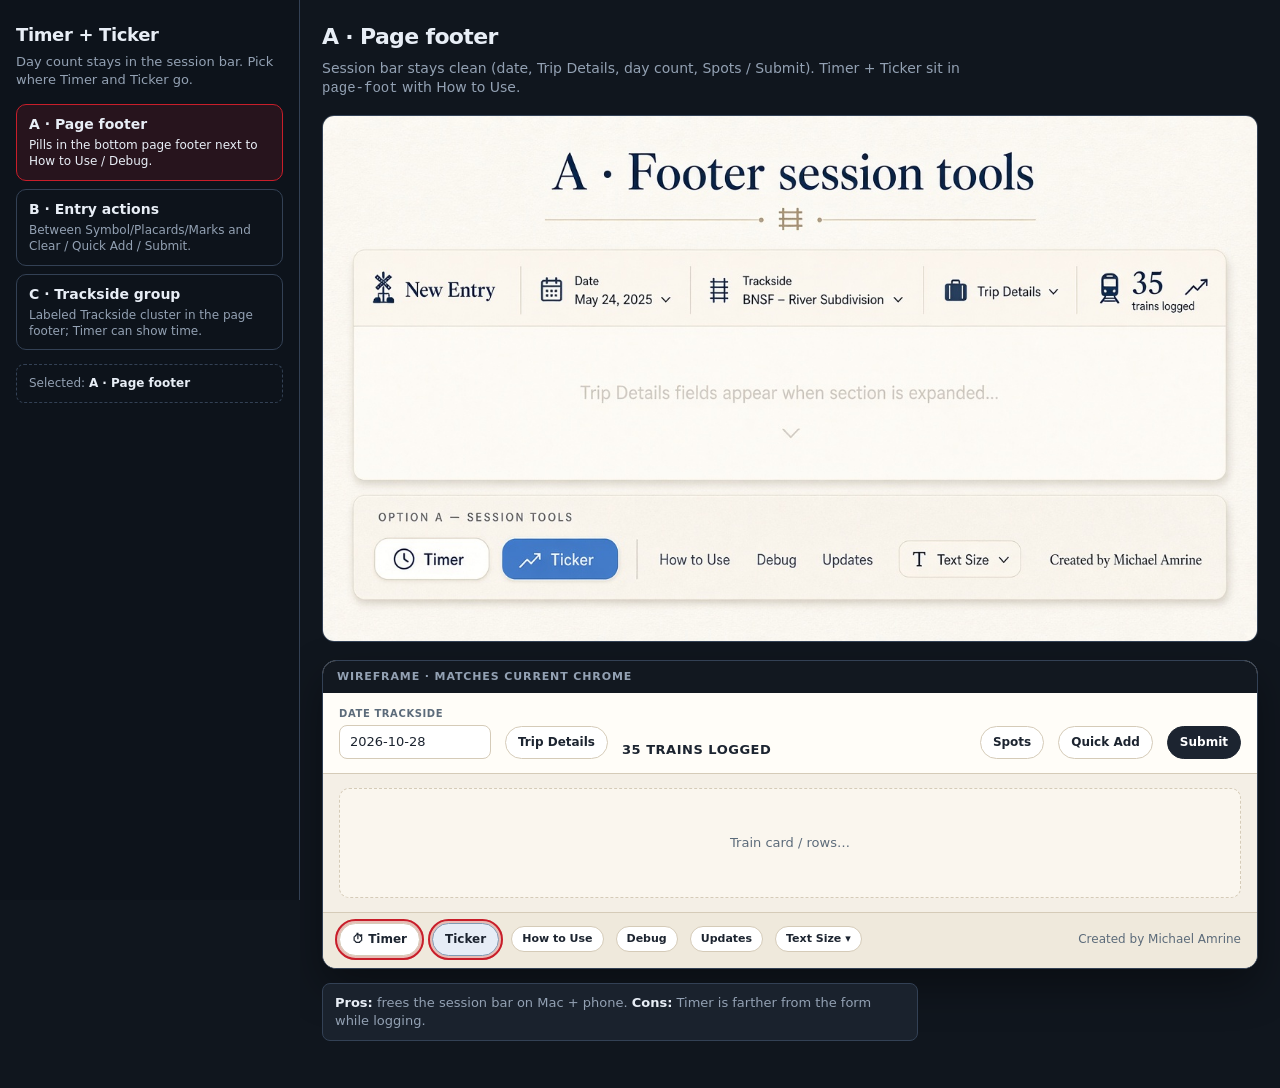
<file: static/review/footer-timer-ticker.html>
<!DOCTYPE html>
<html lang="en">
<head>
  <meta charset="UTF-8" />
  <meta name="viewport" content="width=device-width, initial-scale=1" />
  <title>Timer + Ticker footer placements</title>
  <style>
    :root {
      --bg: #10161e; --ink: #e8eef6; --muted: #93a1b3; --border: #334155;
      --accent: #c81e2a; --surface: #1a222d; --surface2: #151c26;
      --paper: #f4efe6; --paper-ink: #1c2430; --paper-muted: #5c6b7a;
      --paper-border: #d5cbb8; --paper-surface: #fffdf8; --focus: #2b6cb0;
      color-scheme: dark;
    }
    * { box-sizing: border-box; }
    html, body { margin: 0; min-height: 100%; }
    body {
      background: var(--bg); color: var(--ink);
      font: 14px/1.4 "Avenir Next", "Segoe UI", system-ui, sans-serif;
    }
    button { font: inherit; color: inherit; cursor: pointer; }
    .shell { display: grid; grid-template-columns: 300px minmax(0, 1fr); min-height: 100vh; }
    .rail {
      position: sticky; top: 0; align-self: start; height: 100vh;
      padding: 22px 16px; border-right: 1px solid var(--border);
      background: #0d131b; overflow: auto;
    }
    .rail h1 { margin: 0 0 6px; font-size: 18px; letter-spacing: -0.02em; }
    .rail .note { margin: 0 0 14px; color: var(--muted); font-size: 13px; }
    .opt {
      display: block; width: 100%; margin: 0 0 8px; padding: 10px 12px;
      text-align: left; border: 1px solid var(--border); border-radius: 10px; background: transparent;
    }
    .opt strong { display: block; font-size: 14px; }
    .opt span { display: block; margin-top: 3px; color: var(--muted); font-size: 12px; line-height: 1.35; }
    .opt.is-on { border-color: var(--accent); background: color-mix(in srgb, var(--accent) 14%, transparent); }
    .opt.is-on span { color: var(--ink); }
    .pick {
      margin-top: 14px; padding: 10px 12px; border-radius: 8px;
      border: 1px dashed var(--border); color: var(--muted); font-size: 12px;
    }
    .pick b { color: var(--ink); }
    .stage { padding: 22px 22px 48px; overflow: auto; }
    .mock { display: none; }
    .mock.is-on { display: block; }
    .intro h2 { margin: 0 0 6px; font-size: 22px; letter-spacing: -0.03em; }
    .intro p { margin: 0 0 16px; max-width: 72ch; color: var(--muted); }

    .shot {
      display: block; width: min(960px, 100%); margin: 0 0 18px;
      border: 1px solid var(--border); border-radius: 12px;
      background: #0a0e14;
    }

    .wire {
      width: min(960px, 100%);
      border: 1px solid var(--border); border-radius: 14px;
      background: var(--paper); color: var(--paper-ink);
      overflow: hidden; box-shadow: 0 18px 40px rgba(0,0,0,.35);
    }
    .wire-label {
      margin: 0; padding: 8px 14px; background: #121820; color: var(--muted);
      font-size: 11px; font-weight: 700; letter-spacing: 0.08em; text-transform: uppercase;
    }
    .session {
      display: flex; flex-wrap: wrap; align-items: flex-end; gap: 10px 14px;
      padding: 14px 16px; border-bottom: 1px solid var(--paper-border);
      background: var(--paper-surface);
    }
    .field span {
      display: block; font-size: 10px; font-weight: 700; letter-spacing: 0.06em;
      text-transform: uppercase; color: var(--paper-muted); margin-bottom: 4px;
    }
    .fake-input {
      min-width: 9.5rem; height: 34px; padding: 0 10px;
      border: 1px solid var(--paper-border); border-radius: 8px;
      background: #fff; display: flex; align-items: center; font-size: 13px;
    }
    .ghost, .primary, .pill {
      appearance: none; border-radius: 999px; border: 1px solid var(--paper-border);
      background: #fff; color: var(--paper-ink); padding: 7px 12px;
      font-size: 12px; font-weight: 700;
    }
    .primary { background: #1c2430; color: #fff; border-color: #1c2430; }
    .pill.on {
      border-color: color-mix(in srgb, var(--focus) 50%, var(--paper-border));
      background: color-mix(in srgb, var(--focus) 12%, #fff);
    }
    .count {
      margin: 0; font-size: 13px; font-weight: 700; letter-spacing: 0.04em;
      text-transform: uppercase; color: var(--paper-ink);
    }
    .grow { flex: 1; min-width: 8px; }
    .body-fake {
      height: 110px; margin: 14px 16px; border: 1px dashed var(--paper-border);
      border-radius: 10px; color: var(--paper-muted); display: grid; place-items: center;
      font-size: 13px; background: color-mix(in srgb, var(--paper-surface) 70%, #efe7d8);
    }
    .actions {
      display: flex; flex-wrap: wrap; align-items: center; gap: 8px;
      padding: 12px 16px; border-top: 1px solid var(--paper-border);
      background: var(--paper-surface);
    }
    .actions .refs { display: flex; flex-wrap: wrap; gap: 6px; flex: 1; min-width: 0; }
    .chip {
      height: 34px; padding: 0 10px; border-radius: 8px; border: 1px solid var(--paper-border);
      background: #fff; font-size: 12px; font-weight: 650; display: inline-flex; align-items: center;
    }
    .foot {
      display: flex; flex-wrap: wrap; align-items: center; justify-content: space-between;
      gap: 10px 18px; padding: 10px 16px 12px;
      border-top: 1px solid var(--paper-border); background: #efe9dc;
    }
    .foot-links { display: flex; flex-wrap: wrap; align-items: center; gap: 8px 12px; }
    .foot .btn {
      appearance: none; border: 1px solid var(--paper-border); border-radius: 999px;
      background: #fff; color: var(--paper-ink); font-size: 11px; font-weight: 650;
      padding: 4px 10px;
    }
    .foot .credit { margin: 0; font-size: 12px; color: var(--paper-muted); }
    .group {
      display: flex; flex-wrap: wrap; align-items: center; gap: 8px;
      padding-right: 12px; margin-right: 4px; border-right: 1px solid var(--paper-border);
    }
    .group-label {
      width: 100%; margin: 0 0 -2px; font-size: 9px; font-weight: 700;
      letter-spacing: 0.12em; text-transform: uppercase; color: var(--paper-muted);
    }
    .hi {
      outline: 2px solid var(--accent); outline-offset: 2px;
      box-shadow: 0 0 0 4px color-mix(in srgb, var(--accent) 22%, transparent);
    }
    .callout {
      margin: 14px 0 0; padding: 10px 12px; border-radius: 8px;
      border: 1px solid var(--border); background: var(--surface); color: var(--muted); font-size: 13px;
      max-width: 72ch;
    }
    .callout b { color: var(--ink); }
    @media (max-width: 860px) {
      .shell { grid-template-columns: 1fr; }
      .rail { position: static; height: auto; border-right: 0; border-bottom: 1px solid var(--border); }
    }
  </style>
</head>
<body>
  <div class="shell">
    <aside class="rail">
      <h1>Timer + Ticker</h1>
      <p class="note">Day count stays in the session bar. Pick where Timer and Ticker go.</p>
      <button type="button" class="opt is-on" data-opt="a">
        <strong>A · Page footer</strong>
        <span>Pills in the bottom page footer next to How to Use / Debug.</span>
      </button>
      <button type="button" class="opt" data-opt="b">
        <strong>B · Entry actions</strong>
        <span>Between Symbol/Placards/Marks and Clear / Quick Add / Submit.</span>
      </button>
      <button type="button" class="opt" data-opt="c">
        <strong>C · Trackside group</strong>
        <span>Labeled Trackside cluster in the page footer; Timer can show time.</span>
      </button>
      <p class="pick">Selected: <b id="pick-label">A · Page footer</b></p>
    </aside>

    <main class="stage">
      <section class="mock is-on" data-mock="a">
        <div class="intro">
          <h2>A · Page footer</h2>
          <p>Session bar stays clean (date, Trip Details, day count, Spots / Submit). Timer + Ticker sit in <code>page-foot</code> with How to Use.</p>
        </div>
        <img class="shot" src="mockup-footer-A.jpg" alt="Concept art for option A" />
        <div class="wire" aria-label="Wireframe A">
          <p class="wire-label">Wireframe · matches current chrome</p>
          <div class="session">
            <label class="field"><span>Date Trackside</span><div class="fake-input">2026-10-28</div></label>
            <button type="button" class="ghost">Trip Details</button>
            <p class="count">35 trains logged</p>
            <span class="grow"></span>
            <button type="button" class="ghost">Spots</button>
            <button type="button" class="ghost">Quick Add</button>
            <button type="button" class="primary">Submit</button>
          </div>
          <div class="body-fake">Train card / rows…</div>
          <div class="foot">
            <div class="foot-links">
              <button type="button" class="pill hi">⏱ Timer</button>
              <button type="button" class="pill on hi">Ticker</button>
              <button type="button" class="btn">How to Use</button>
              <button type="button" class="btn">Debug</button>
              <button type="button" class="btn">Updates</button>
              <button type="button" class="btn">Text Size ▾</button>
            </div>
            <p class="credit">Created by Michael Amrine</p>
          </div>
        </div>
        <p class="callout"><b>Pros:</b> frees the session bar on Mac + phone. <b>Cons:</b> Timer is farther from the form while logging.</p>
      </section>

      <section class="mock" data-mock="b">
        <div class="intro">
          <h2>B · Entry actions</h2>
          <p>Timer + Ticker live under the card with the reference chips and Submit — natural “tools while logging” zone (especially on tablet).</p>
        </div>
        <img class="shot" src="mockup-footer-B.jpg" alt="Concept art for option B" />
        <div class="wire" aria-label="Wireframe B">
          <p class="wire-label">Wireframe · entry-actions-row</p>
          <div class="session">
            <label class="field"><span>Date Trackside</span><div class="fake-input">2026-10-28</div></label>
            <button type="button" class="ghost">Trip Details</button>
            <p class="count">35 trains logged</p>
            <span class="grow"></span>
            <button type="button" class="ghost">Spots</button>
            <button type="button" class="primary">Submit</button>
          </div>
          <div class="body-fake">Train card / rows…</div>
          <div class="actions">
            <div class="refs">
              <span class="chip">Symbol</span>
              <span class="chip">Placards</span>
              <span class="chip">Marks</span>
              <span class="chip">Legend</span>
              <span class="chip">Library</span>
            </div>
            <button type="button" class="pill hi">⏱ Timer</button>
            <button type="button" class="pill on hi">Ticker</button>
            <button type="button" class="ghost">Quick Add</button>
            <button type="button" class="primary">Submit</button>
          </div>
        </div>
        <p class="callout"><b>Pros:</b> closest to the pad while working. <b>Cons:</b> that row is already busy on narrow phones; Mac currently hides the bottom actions strip.</p>
      </section>

      <section class="mock" data-mock="c">
        <div class="intro">
          <h2>C · Trackside group in page footer</h2>
          <p>Same footer as A, but a labeled <b>Trackside</b> cluster so Timer/Ticker read as session tools, not docs links. Timer can show the running countdown.</p>
        </div>
        <img class="shot" src="mockup-footer-C.jpg" alt="Concept art for option C" />
        <div class="wire" aria-label="Wireframe C">
          <p class="wire-label">Wireframe · grouped page-foot</p>
          <div class="session">
            <label class="field"><span>Date Trackside</span><div class="fake-input">2026-10-28</div></label>
            <button type="button" class="ghost">Trip Details</button>
            <p class="count">35 trains logged</p>
            <span class="grow"></span>
            <button type="button" class="ghost">Spots</button>
            <button type="button" class="ghost">Quick Add</button>
            <button type="button" class="primary">Submit</button>
          </div>
          <div class="body-fake">Train card / rows…</div>
          <div class="foot">
            <div class="foot-links">
              <div class="group hi">
                <p class="group-label">Trackside</p>
                <button type="button" class="pill">⏱ Timer · 15:00</button>
                <button type="button" class="pill on">Ticker</button>
              </div>
              <button type="button" class="btn">How to Use</button>
              <button type="button" class="btn">Debug</button>
              <button type="button" class="btn">Updates</button>
              <button type="button" class="btn">Text Size ▾</button>
            </div>
            <p class="credit">Created by Michael Amrine</p>
          </div>
        </div>
        <p class="callout"><b>Pros:</b> clearest grouping; room to show timer digits. <b>Cons:</b> still a reach from the top of a long form.</p>
      </section>
    </main>
  </div>
  <script>
    const labels = {
      a: "A · Page footer",
      b: "B · Entry actions",
      c: "C · Trackside group"
    };
    const pick = document.getElementById("pick-label");
    function showOpt(id) {
      if (!labels[id]) id = "a";
      document.querySelectorAll(".opt").forEach(function (el) {
        el.classList.toggle("is-on", el.getAttribute("data-opt") === id);
      });
      document.querySelectorAll(".mock").forEach(function (el) {
        el.classList.toggle("is-on", el.getAttribute("data-mock") === id);
      });
      pick.textContent = labels[id];
      try { history.replaceState(null, "", "#" + id); } catch (err) {}
    }
    document.querySelectorAll(".opt").forEach(function (btn) {
      btn.addEventListener("click", function () {
        showOpt(btn.getAttribute("data-opt"));
      });
    });
    showOpt((location.hash || "#a").replace(/^#/, "").toLowerCase());
  </script>
</body>
</html>
</file>
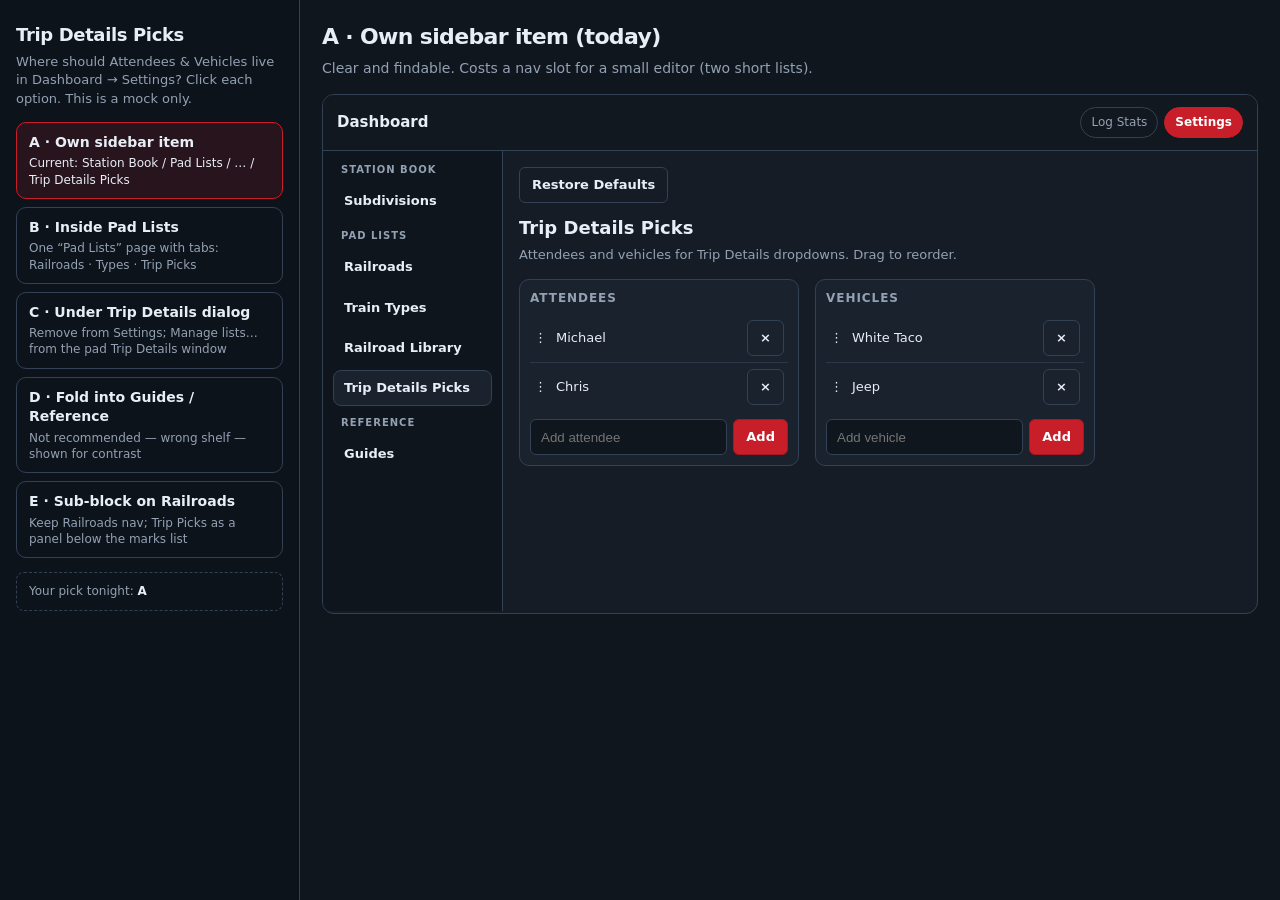
<file: static/review/settings-trip-picks-placements.html>
<!DOCTYPE html>
<html lang="en">
<head>
  <meta charset="UTF-8" />
  <meta name="viewport" content="width=device-width, initial-scale=1" />
  <title>Settings — Trip Details Picks placements</title>
  <style>
    :root {
      --bg: #10161e; --ink: #e8eef6; --muted: #93a1b3; --border: #334155;
      --accent: #c81e2a; --surface: #1a222d; --surface2: #151c26; --ok: #3d8a58;
      color-scheme: dark;
    }
    * { box-sizing: border-box; }
    html, body { margin: 0; min-height: 100%; }
    body {
      background: var(--bg); color: var(--ink);
      font: 14px/1.4 "Avenir Next", "Segoe UI", system-ui, sans-serif;
    }
    button { font: inherit; color: inherit; cursor: pointer; }
    .shell { display: grid; grid-template-columns: 300px minmax(0, 1fr); min-height: 100vh; }
    .rail {
      position: sticky; top: 0; align-self: start; height: 100vh;
      padding: 22px 16px; border-right: 1px solid var(--border);
      background: #0d131b; overflow: auto;
    }
    .rail h1 { margin: 0 0 6px; font-size: 18px; letter-spacing: -0.02em; }
    .rail .note { margin: 0 0 14px; color: var(--muted); font-size: 13px; }
    .opt {
      display: block; width: 100%; margin: 0 0 8px; padding: 10px 12px;
      text-align: left; border: 1px solid var(--border); border-radius: 10px; background: transparent;
    }
    .opt strong { display: block; font-size: 14px; }
    .opt span { display: block; margin-top: 3px; color: var(--muted); font-size: 12px; line-height: 1.35; }
    .opt.is-on { border-color: var(--accent); background: color-mix(in srgb, var(--accent) 14%, transparent); }
    .opt.is-on span { color: var(--ink); }
    .pick { margin-top: 14px; padding: 10px 12px; border-radius: 8px; border: 1px dashed var(--border); color: var(--muted); font-size: 12px; }
    .pick b { color: var(--ink); }
    .stage { padding: 22px 22px 48px; overflow: auto; }
    .mock { display: none; }
    .mock.is-on { display: block; }
    .intro h2 { margin: 0 0 6px; font-size: 22px; letter-spacing: -0.03em; }
    .intro p { margin: 0 0 16px; max-width: 70ch; color: var(--muted); }

    /* Fake Settings chrome */
    .dash {
      border: 1px solid var(--border); border-radius: 12px; background: var(--surface2);
      overflow: hidden; min-height: 520px;
    }
    .dash-head {
      display: flex; align-items: center; gap: 10px; padding: 12px 14px;
      border-bottom: 1px solid var(--border); background: #121820;
    }
    .dash-head h3 { margin: 0; font-size: 15px; }
    .tabs { display: flex; gap: 6px; margin-left: auto; }
    .tab {
      padding: 6px 10px; border-radius: 999px; border: 1px solid var(--border);
      background: transparent; font-size: 12px; color: var(--muted);
    }
    .tab.on { background: var(--accent); border-color: var(--accent); color: #fff; font-weight: 650; }
    .pane {
      display: grid; grid-template-columns: 180px minmax(0, 1fr); min-height: 460px;
    }
    .nav {
      padding: 12px 10px; border-right: 1px solid var(--border); background: #0f151d;
    }
    .nav-lab {
      margin: 10px 8px 6px; font-size: 10px; font-weight: 700; letter-spacing: 0.1em;
      text-transform: uppercase; color: var(--muted);
    }
    .nav-lab:first-child { margin-top: 0; }
    .nav button {
      display: block; width: 100%; text-align: left; padding: 8px 10px; margin: 0 0 4px;
      border: 1px solid transparent; border-radius: 8px; background: transparent; font-size: 13px; font-weight: 600;
    }
    .nav button.on { background: var(--surface); border-color: var(--border); }
    .work { padding: 16px; }
    .work h4 { margin: 0 0 6px; font-size: 18px; }
    .work .blurb { margin: 0 0 14px; color: var(--muted); font-size: 13px; max-width: 60ch; }
    .tools { display: flex; gap: 8px; margin-bottom: 12px; }
    .btn {
      height: 36px; padding: 0 12px; border-radius: 6px; border: 1px solid var(--border);
      background: transparent; font-size: 13px; font-weight: 600;
    }
    .btn.primary { background: var(--accent); border-color: #a81822; color: #fff; }
    .cols { display: grid; grid-template-columns: repeat(2, minmax(0, 280px)); gap: 16px; }
    .box {
      border: 1px solid var(--border); border-radius: 10px; background: var(--surface); padding: 10px;
    }
    .box h5 { margin: 0 0 8px; font-size: 12px; letter-spacing: 0.08em; text-transform: uppercase; color: var(--muted); }
    .row {
      display: grid; grid-template-columns: 14px 1fr auto; gap: 8px; align-items: center;
      padding: 6px 4px; border-top: 1px solid color-mix(in srgb, var(--border) 70%, transparent);
      font-size: 13px;
    }
    .row:first-of-type { border-top: 0; }
    .add {
      display: flex; gap: 6px; margin-top: 8px;
    }
    .add input {
      flex: 1; height: 36px; border-radius: 6px; border: 1px solid var(--border);
      background: var(--bg); color: var(--ink); padding: 0 10px;
    }
    .badge {
      display: inline-block; margin-left: 6px; padding: 1px 6px; border-radius: 999px;
      background: color-mix(in srgb, var(--accent) 20%, transparent); color: #ffb4b4;
      font-size: 10px; font-weight: 700; letter-spacing: 0.04em; text-transform: uppercase;
    }
    .embed {
      margin-top: 16px; padding-top: 14px; border-top: 1px dashed var(--border);
    }
    .embed-head {
      display: flex; align-items: center; justify-content: space-between; gap: 10px; margin-bottom: 8px;
    }
    .chip-row { display: flex; flex-wrap: wrap; gap: 6px; margin-bottom: 10px; }
    .chip {
      height: 28px; padding: 0 10px; border-radius: 999px; border: 1px solid var(--border);
      background: transparent; font-size: 12px; color: var(--muted);
    }
    .chip.on { border-color: var(--ok); background: color-mix(in srgb, var(--ok) 18%, transparent); color: var(--ink); }
    .dlg {
      max-width: 420px; margin-top: 12px; padding: 14px; border-radius: 12px;
      border: 1px solid var(--border); background: var(--surface);
    }
    .dlg label { display: block; margin: 0 0 10px; font-size: 12px; color: var(--muted); }
    .dlg input, .dlg select {
      display: block; width: 100%; margin-top: 4px; height: 36px; border-radius: 6px;
      border: 1px solid var(--border); background: var(--bg); color: var(--ink); padding: 0 10px;
    }
    .callout {
      margin: 14px 0 0; padding: 10px 12px; border-radius: 8px;
      border: 1px solid color-mix(in srgb, var(--accent) 45%, var(--border));
      background: color-mix(in srgb, var(--accent) 10%, transparent);
      font-size: 13px;
    }
  </style>
</head>
<body>
  <div class="shell">
    <aside class="rail">
      <h1>Trip Details Picks</h1>
      <p class="note">Where should Attendees &amp; Vehicles live in Dashboard → Settings? Click each option. This is a mock only.</p>
      <button type="button" class="opt is-on" data-opt="a"><strong>A · Own sidebar item</strong><span>Current: Station Book / Pad Lists / … / Trip Details Picks</span></button>
      <button type="button" class="opt" data-opt="b"><strong>B · Inside Pad Lists</strong><span>One “Pad Lists” page with tabs: Railroads · Types · Trip Picks</span></button>
      <button type="button" class="opt" data-opt="c"><strong>C · Under Trip Details dialog</strong><span>Remove from Settings; Manage lists… from the pad Trip Details window</span></button>
      <button type="button" class="opt" data-opt="d"><strong>D · Fold into Guides / Reference</strong><span>Not recommended — wrong shelf — shown for contrast</span></button>
      <button type="button" class="opt" data-opt="e"><strong>E · Sub-block on Railroads</strong><span>Keep Railroads nav; Trip Picks as a panel below the marks list</span></button>
      <p class="pick">Your pick tonight: <b id="pick">A</b></p>
    </aside>
    <main class="stage">
      <section class="mock is-on" id="mock-a">
        <div class="intro">
          <h2>A · Own sidebar item (today)</h2>
          <p>Clear and findable. Costs a nav slot for a small editor (two short lists).</p>
        </div>
        <div class="dash">
          <div class="dash-head"><h3>Dashboard</h3><div class="tabs"><span class="tab">Log Stats</span><span class="tab on">Settings</span></div></div>
          <div class="pane">
            <nav class="nav">
              <p class="nav-lab">Station Book</p>
              <button type="button">Subdivisions</button>
              <p class="nav-lab">Pad Lists</p>
              <button type="button">Railroads</button>
              <button type="button">Train Types</button>
              <button type="button">Railroad Library</button>
              <button type="button" class="on">Trip Details Picks</button>
              <p class="nav-lab">Reference</p>
              <button type="button">Guides</button>
            </nav>
            <div class="work">
              <div class="tools"><button type="button" class="btn">Restore Defaults</button></div>
              <h4>Trip Details Picks</h4>
              <p class="blurb">Attendees and vehicles for Trip Details dropdowns. Drag to reorder.</p>
              <div class="cols">
                <div class="box"><h5>Attendees</h5><div class="row"><span>⋮</span><span>Michael</span><button type="button" class="btn">×</button></div><div class="row"><span>⋮</span><span>Chris</span><button type="button" class="btn">×</button></div><div class="add"><input placeholder="Add attendee" /><button type="button" class="btn primary">Add</button></div></div>
                <div class="box"><h5>Vehicles</h5><div class="row"><span>⋮</span><span>White Taco</span><button type="button" class="btn">×</button></div><div class="row"><span>⋮</span><span>Jeep</span><button type="button" class="btn">×</button></div><div class="add"><input placeholder="Add vehicle" /><button type="button" class="btn primary">Add</button></div></div>
              </div>
            </div>
          </div>
        </div>
      </section>

      <section class="mock" id="mock-b">
        <div class="intro">
          <h2>B · Inside Pad Lists</h2>
          <p>Sidebar loses “Trip Details Picks.” One Pad Lists workspace with a segmented control. Same editor, less nav clutter.</p>
        </div>
        <div class="dash">
          <div class="dash-head"><h3>Dashboard</h3><div class="tabs"><span class="tab">Log Stats</span><span class="tab on">Settings</span></div></div>
          <div class="pane">
            <nav class="nav">
              <p class="nav-lab">Station Book</p>
              <button type="button">Subdivisions</button>
              <p class="nav-lab">Pad Lists</p>
              <button type="button" class="on">Pad Lists</button>
              <button type="button">Railroad Library</button>
              <p class="nav-lab">Reference</p>
              <button type="button">Guides</button>
            </nav>
            <div class="work">
              <h4>Pad Lists <span class="badge">proposed</span></h4>
              <p class="blurb">Everything the pad menus use — marks, types, and trip dropdowns.</p>
              <div class="chip-row">
                <button type="button" class="chip">Railroads</button>
                <button type="button" class="chip">Train Types</button>
                <button type="button" class="chip on">Trip Picks</button>
              </div>
              <div class="cols">
                <div class="box"><h5>Attendees</h5><div class="row"><span>⋮</span><span>Michael</span><button type="button" class="btn">×</button></div><div class="add"><input placeholder="Add attendee" /><button type="button" class="btn primary">Add</button></div></div>
                <div class="box"><h5>Vehicles</h5><div class="row"><span>⋮</span><span>White Taco</span><button type="button" class="btn">×</button></div><div class="add"><input placeholder="Add vehicle" /><button type="button" class="btn primary">Add</button></div></div>
              </div>
            </div>
          </div>
        </div>
        <p class="callout">Best balance if you want Settings leaner without hiding the lists.</p>
      </section>

      <section class="mock" id="mock-c">
        <div class="intro">
          <h2>C · Under Trip Details dialog (pad)</h2>
          <p>Remove from Settings entirely. Manage Attendees/Vehicles from the same dialog that uses them. Settings stays railroad/station focused.</p>
        </div>
        <div class="dash" style="min-height:auto">
          <div class="dash-head"><h3>New Entry · Trip chip</h3></div>
          <div class="work">
            <button type="button" class="btn primary">Trip · Spots Demo</button>
            <div class="dlg">
              <p class="blurb" style="margin-top:0">Trip Details</p>
              <label>Trip Name<input value="Spots Demo" /></label>
              <label>Vehicle
                <select><option>White Taco</option><option>Jeep</option></select>
              </label>
              <label>Attendees
                <select><option>Michael</option><option>Chris</option></select>
              </label>
              <div class="tools" style="margin:12px 0 0">
                <button type="button" class="btn">Manage Lists…</button>
                <button type="button" class="btn primary">Save</button>
              </div>
              <div class="embed">
                <div class="embed-head"><strong>Trip Details Picks</strong><button type="button" class="btn">Restore Defaults</button></div>
                <div class="cols">
                  <div class="box"><h5>Attendees</h5><div class="row"><span>⋮</span><span>Michael</span><button type="button" class="btn">×</button></div></div>
                  <div class="box"><h5>Vehicles</h5><div class="row"><span>⋮</span><span>White Taco</span><button type="button" class="btn">×</button></div></div>
                </div>
              </div>
            </div>
          </div>
        </div>
        <p class="callout">Strong if you think of picks as trip UX, not catalog admin.</p>
      </section>

      <section class="mock" id="mock-d">
        <div class="intro">
          <h2>D · Fold into Guides / Reference</h2>
          <p>Shown only so you can reject it. Guides are lookup tools; picks are editable pad lists. Mixing them muddies the shelf.</p>
        </div>
        <div class="dash">
          <div class="dash-head"><h3>Dashboard</h3><div class="tabs"><span class="tab on">Settings</span></div></div>
          <div class="pane">
            <nav class="nav">
              <p class="nav-lab">Reference</p>
              <button type="button" class="on">Guides</button>
            </nav>
            <div class="work">
              <h4>Guides</h4>
              <p class="blurb">…plates… plus a sixth plate “Trip Picks” — feels wrong next to Placards / Marks.</p>
              <div class="box" style="max-width:360px">
                <h5>Trip Picks plate</h5>
                <p class="blurb" style="margin:0">Editable lists, not a reference. Odd neighbor for AAR Marks.</p>
              </div>
            </div>
          </div>
        </div>
      </section>

      <section class="mock" id="mock-e">
        <div class="intro">
          <h2>E · Sub-block on Railroads</h2>
          <p>No extra nav item. Open Railroads and scroll to Trip Picks under the mark list. Cheap, but easy to miss.</p>
        </div>
        <div class="dash">
          <div class="dash-head"><h3>Dashboard</h3><div class="tabs"><span class="tab on">Settings</span></div></div>
          <div class="pane">
            <nav class="nav">
              <p class="nav-lab">Pad Lists</p>
              <button type="button" class="on">Railroads</button>
              <button type="button">Train Types</button>
              <button type="button">Railroad Library</button>
              <p class="nav-lab">Reference</p>
              <button type="button">Guides</button>
            </nav>
            <div class="work">
              <h4>Railroads</h4>
              <p class="blurb">Mark · Stands for · Class…</p>
              <div class="box" style="max-width:360px;margin-bottom:16px"><h5>Class I</h5><div class="row"><span>⋮</span><span>BNSF · Burlington Northern…</span><button type="button" class="btn">×</button></div></div>
              <div class="embed">
                <div class="embed-head"><h4 style="margin:0;font-size:16px">Trip Details Picks</h4><button type="button" class="btn">Restore Defaults</button></div>
                <p class="blurb">Attendees &amp; vehicles for Trip Details.</p>
                <div class="cols">
                  <div class="box"><h5>Attendees</h5><div class="row"><span>⋮</span><span>Michael</span><button type="button" class="btn">×</button></div></div>
                  <div class="box"><h5>Vehicles</h5><div class="row"><span>⋮</span><span>White Taco</span><button type="button" class="btn">×</button></div></div>
                </div>
              </div>
            </div>
          </div>
        </div>
      </section>
    </main>
  </div>
  <script>
    const pick = document.getElementById("pick");
    document.querySelectorAll(".opt").forEach(function (btn) {
      btn.addEventListener("click", function () {
        document.querySelectorAll(".opt").forEach(function (b) { b.classList.toggle("is-on", b === btn); });
        document.querySelectorAll(".mock").forEach(function (m) { m.classList.toggle("is-on", m.id === "mock-" + btn.dataset.opt); });
        pick.textContent = btn.dataset.opt.toUpperCase();
      });
    });
  </script>
</body>
</html>
</file>
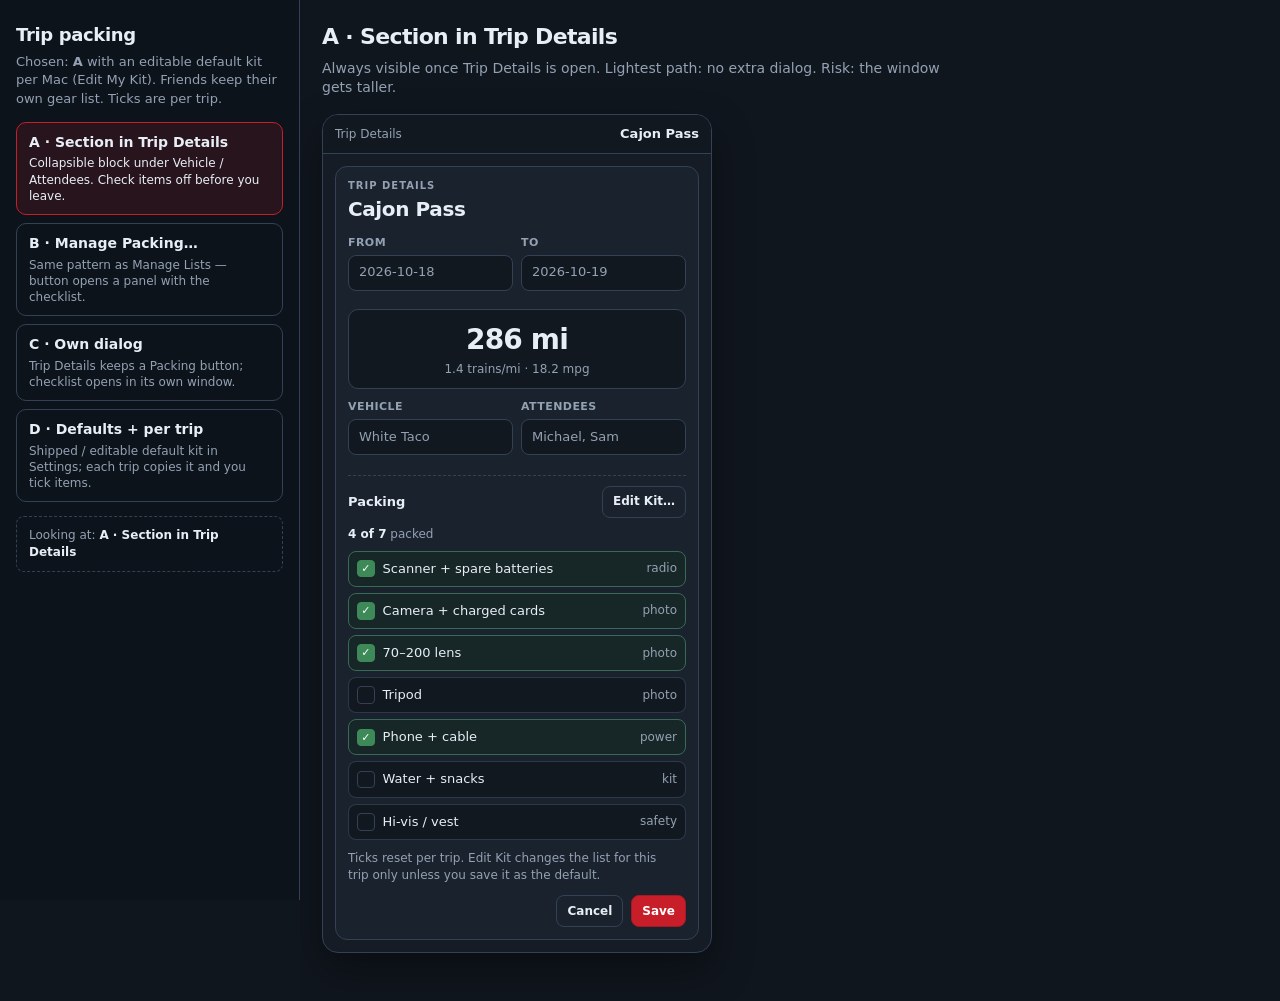
<file: static/review/trip-packing-checklist.html>
<!DOCTYPE html>
<html lang="en">
<head>
  <meta charset="UTF-8" />
  <meta name="viewport" content="width=device-width, initial-scale=1" />
  <title>Trip packing / field checklist — placements</title>
  <style>
    :root {
      --bg: #10161e; --ink: #e8eef6; --muted: #93a1b3; --border: #334155;
      --accent: #c81e2a; --surface: #1a222d; --surface2: #151c26; --ok: #3d8a58;
      color-scheme: dark;
    }
    * { box-sizing: border-box; }
    html, body { margin: 0; min-height: 100%; }
    body {
      background: var(--bg); color: var(--ink);
      font: 14px/1.4 "Avenir Next", "Segoe UI", system-ui, sans-serif;
    }
    button, input { font: inherit; color: inherit; }
    button { cursor: pointer; }
    .shell { display: grid; grid-template-columns: 300px minmax(0, 1fr); min-height: 100vh; }
    .rail {
      position: sticky; top: 0; align-self: start; height: 100vh;
      padding: 22px 16px; border-right: 1px solid var(--border);
      background: #0d131b; overflow: auto;
    }
    .rail h1 { margin: 0 0 6px; font-size: 18px; letter-spacing: -0.02em; }
    .rail .note { margin: 0 0 14px; color: var(--muted); font-size: 13px; }
    .opt {
      display: block; width: 100%; margin: 0 0 8px; padding: 10px 12px;
      text-align: left; border: 1px solid var(--border); border-radius: 10px; background: transparent;
    }
    .opt strong { display: block; font-size: 14px; }
    .opt span { display: block; margin-top: 3px; color: var(--muted); font-size: 12px; line-height: 1.35; }
    .opt.is-on { border-color: var(--accent); background: color-mix(in srgb, var(--accent) 14%, transparent); }
    .opt.is-on span { color: var(--ink); }
    .pick {
      margin-top: 14px; padding: 10px 12px; border-radius: 8px;
      border: 1px dashed var(--border); color: var(--muted); font-size: 12px;
    }
    .pick b { color: var(--ink); }
    .stage { padding: 22px 22px 48px; overflow: auto; }
    .mock { display: none; }
    .mock.is-on { display: block; }
    .intro h2 { margin: 0 0 6px; font-size: 22px; letter-spacing: -0.03em; }
    .intro p { margin: 0 0 16px; max-width: 70ch; color: var(--muted); }

    .phone {
      width: min(390px, 100%);
      border: 1px solid var(--border); border-radius: 16px;
      background: var(--surface2); overflow: hidden;
      box-shadow: 0 18px 40px rgba(0,0,0,.35);
    }
    .phone-bar {
      display: flex; align-items: center; justify-content: space-between;
      padding: 10px 12px; border-bottom: 1px solid var(--border); background: #121820;
      font-size: 12px; color: var(--muted);
    }
    .phone-bar strong { color: var(--ink); font-size: 13px; }
    .card {
      margin: 12px; padding: 12px; border: 1px solid var(--border);
      border-radius: 12px; background: var(--surface);
    }
    .kicker {
      margin: 0; font-size: 10px; font-weight: 700; letter-spacing: 0.1em;
      text-transform: uppercase; color: var(--muted);
    }
    .card h3 { margin: 2px 0 12px; font-size: 20px; letter-spacing: -0.02em; }
    .row2 { display: grid; grid-template-columns: 1fr 1fr; gap: 8px; margin-bottom: 10px; }
    .field label {
      display: block; margin: 0 0 8px; font-size: 11px; font-weight: 650;
      letter-spacing: 0.04em; text-transform: uppercase; color: var(--muted);
    }
    .field input, .field .fake {
      display: block; width: 100%; height: 36px; margin-top: 4px;
      border: 1px solid var(--border); border-radius: 8px;
      background: #121820; color: var(--ink); padding: 0 10px;
    }
    .field .fake {
      display: flex; align-items: center; color: var(--muted); font-size: 13px;
      text-transform: none; letter-spacing: normal; font-weight: 500;
    }
    .hero {
      margin: 0 0 10px; padding: 10px; border-radius: 10px;
      background: #121820; border: 1px solid var(--border); text-align: center;
    }
    .hero b { display: block; font-size: 28px; letter-spacing: -0.03em; }
    .hero span { color: var(--muted); font-size: 12px; }
    .section {
      margin-top: 12px; padding-top: 10px; border-top: 1px dashed var(--border);
    }
    .section-head {
      display: flex; align-items: center; justify-content: space-between; gap: 8px;
      margin-bottom: 8px;
    }
    .section-head h4 { margin: 0; font-size: 13px; font-weight: 700; }
    .btn {
      height: 32px; padding: 0 10px; border-radius: 8px; border: 1px solid var(--border);
      background: transparent; font-size: 12px; font-weight: 650;
    }
    .btn.primary { background: var(--accent); border-color: #a81822; color: #fff; }
    .btn.ghost { color: var(--ink); }
    .checks { display: flex; flex-direction: column; gap: 6px; }
    .check {
      display: grid; grid-template-columns: 1.1rem minmax(0, 1fr) auto; gap: 8px;
      align-items: center; padding: 8px 8px; border-radius: 8px;
      border: 1px solid color-mix(in srgb, var(--border) 80%, transparent);
      background: #121820; font-size: 13px;
    }
    .check.on {
      border-color: color-mix(in srgb, var(--ok) 55%, var(--border));
      background: color-mix(in srgb, var(--ok) 12%, #121820);
    }
    .box {
      width: 1.1rem; height: 1.1rem; border-radius: 4px; border: 1.5px solid var(--border);
      display: inline-flex; align-items: center; justify-content: center;
      font-size: 11px; color: transparent;
    }
    .check.on .box {
      background: var(--ok); border-color: var(--ok); color: #fff;
    }
    .muted { color: var(--muted); font-size: 12px; }
    .progress {
      margin: 0 0 8px; font-size: 12px; color: var(--muted);
    }
    .progress b { color: var(--ink); }
    .menu {
      display: flex; justify-content: flex-end; gap: 8px; margin-top: 12px;
    }
    .chip-row { display: flex; flex-wrap: wrap; gap: 6px; margin: 0 0 8px; }
    .chip {
      height: 28px; padding: 0 10px; border-radius: 999px; border: 1px solid var(--border);
      background: transparent; font-size: 12px; color: var(--muted);
    }
    .chip.on {
      border-color: var(--ok);
      background: color-mix(in srgb, var(--ok) 18%, transparent);
      color: var(--ink);
    }
    .wide {
      display: grid; grid-template-columns: minmax(0, 390px) minmax(0, 1fr);
      gap: 18px; align-items: start;
    }
    .aside {
      border: 1px solid var(--border); border-radius: 12px; background: var(--surface);
      padding: 12px; min-height: 280px;
    }
    .aside h4 { margin: 0 0 8px; font-size: 14px; }
    .foot { margin-top: 10px; color: var(--muted); font-size: 12px; max-width: 42ch; }
  </style>
</head>
<body>
  <div class="shell">
    <aside class="rail">
      <h1>Trip packing</h1>
      <p class="note">Chosen: <b>A</b> with an editable default kit per Mac (Edit My Kit). Friends keep their own gear list. Ticks are per trip.</p>
      <button type="button" class="opt is-on" data-opt="a">
        <strong>A · Section in Trip Details</strong>
        <span>Collapsible block under Vehicle / Attendees. Check items off before you leave.</span>
      </button>
      <button type="button" class="opt" data-opt="b">
        <strong>B · Manage Packing…</strong>
        <span>Same pattern as Manage Lists — button opens a panel with the checklist.</span>
      </button>
      <button type="button" class="opt" data-opt="c">
        <strong>C · Own dialog</strong>
        <span>Trip Details keeps a Packing button; checklist opens in its own window.</span>
      </button>
      <button type="button" class="opt" data-opt="d">
        <strong>D · Defaults + per trip</strong>
        <span>Shipped / editable default kit in Settings; each trip copies it and you tick items.</span>
      </button>
      <div class="pick">Looking at: <b id="pick">A · Section in Trip Details</b></div>
    </aside>

    <main class="stage">
      <section class="mock is-on" data-mock="a">
        <div class="intro">
          <h2>A · Section in Trip Details</h2>
          <p>Always visible once Trip Details is open. Lightest path: no extra dialog. Risk: the window gets taller.</p>
        </div>
        <div class="phone">
          <div class="phone-bar"><span>Trip Details</span><strong>Cajon Pass</strong></div>
          <div class="card">
            <p class="kicker">Trip Details</p>
            <h3>Cajon Pass</h3>
            <div class="row2">
              <div class="field"><label>From<div class="fake">2026-10-18</div></label></div>
              <div class="field"><label>To<div class="fake">2026-10-19</div></label></div>
            </div>
            <div class="hero"><b>286 mi</b><span>1.4 trains/mi · 18.2 mpg</span></div>
            <div class="row2">
              <div class="field"><label>Vehicle<div class="fake">White Taco</div></label></div>
              <div class="field"><label>Attendees<div class="fake">Michael, Sam</div></label></div>
            </div>

            <div class="section">
              <div class="section-head">
                <h4>Packing</h4>
                <button type="button" class="btn ghost">Edit Kit…</button>
              </div>
              <p class="progress"><b>4 of 7</b> packed</p>
              <div class="checks">
                <div class="check on"><span class="box">✓</span><span>Scanner + spare batteries</span><span class="muted">radio</span></div>
                <div class="check on"><span class="box">✓</span><span>Camera + charged cards</span><span class="muted">photo</span></div>
                <div class="check on"><span class="box">✓</span><span>70–200 lens</span><span class="muted">photo</span></div>
                <div class="check"><span class="box">✓</span><span>Tripod</span><span class="muted">photo</span></div>
                <div class="check on"><span class="box">✓</span><span>Phone + cable</span><span class="muted">power</span></div>
                <div class="check"><span class="box">✓</span><span>Water + snacks</span><span class="muted">kit</span></div>
                <div class="check"><span class="box">✓</span><span>Hi-vis / vest</span><span class="muted">safety</span></div>
              </div>
              <p class="foot">Ticks reset per trip. Edit Kit changes the list for this trip only unless you save it as the default.</p>
            </div>

            <div class="menu">
              <button type="button" class="btn ghost">Cancel</button>
              <button type="button" class="btn primary">Save</button>
            </div>
          </div>
        </div>
      </section>

      <section class="mock" data-mock="b">
        <div class="intro">
          <h2>B · Manage Packing…</h2>
          <p>Matches Manage Lists. Trip Details stays short until you open the panel.</p>
        </div>
        <div class="phone">
          <div class="phone-bar"><span>Trip Details</span><strong>Cajon Pass</strong></div>
          <div class="card">
            <p class="kicker">Trip Details</p>
            <h3>Cajon Pass</h3>
            <div class="row2">
              <div class="field"><label>Vehicle<div class="fake">White Taco</div></label></div>
              <div class="field"><label>Attendees<div class="fake">Michael, Sam</div></label></div>
            </div>
            <div class="section" style="border-top:0;padding-top:0;margin-top:0">
              <div class="section-head">
                <button type="button" class="btn ghost">Manage Packing…</button>
                <span class="muted">4/7 packed</span>
              </div>
              <div class="aside" style="margin-top:8px">
                <h4>Field checklist</h4>
                <div class="chip-row">
                  <button type="button" class="chip on">All</button>
                  <button type="button" class="chip">Radio</button>
                  <button type="button" class="chip">Photo</button>
                  <button type="button" class="chip">Kit</button>
                </div>
                <div class="checks">
                  <div class="check on"><span class="box">✓</span><span>Scanner + spare batteries</span><span class="muted"></span></div>
                  <div class="check on"><span class="box">✓</span><span>Camera + charged cards</span><span class="muted"></span></div>
                  <div class="check"><span class="box">✓</span><span>Tripod</span><span class="muted"></span></div>
                  <div class="check"><span class="box">✓</span><span>Water + snacks</span><span class="muted"></span></div>
                </div>
                <div class="menu" style="justify-content:space-between">
                  <button type="button" class="btn ghost">Edit Kit…</button>
                  <button type="button" class="btn primary">Done</button>
                </div>
              </div>
            </div>
          </div>
        </div>
      </section>

      <section class="mock" data-mock="c">
        <div class="intro">
          <h2>C · Own dialog</h2>
          <p>Keeps Trip Details focused on miles/fuel/people. Packing gets a full card of its own — good if the kit list grows.</p>
        </div>
        <div class="wide">
          <div class="phone">
            <div class="phone-bar"><span>Trip Details</span><strong>Cajon Pass</strong></div>
            <div class="card">
              <p class="kicker">Trip Details</p>
              <h3>Cajon Pass</h3>
              <div class="hero"><b>286 mi</b><span>rates · fuel · temps stay here</span></div>
              <div class="row2">
                <div class="field"><label>Vehicle<div class="fake">White Taco</div></label></div>
                <div class="field"><label>Attendees<div class="fake">Michael, Sam</div></label></div>
              </div>
              <div class="menu" style="justify-content:flex-start">
                <button type="button" class="btn ghost">Manage Lists…</button>
                <button type="button" class="btn primary">Packing…</button>
              </div>
            </div>
          </div>
          <div class="aside">
            <p class="kicker">Separate dialog</p>
            <h4>Packing · Cajon Pass</h4>
            <p class="progress"><b>4 of 7</b> packed · resets for the next trip</p>
            <div class="checks">
              <div class="check on"><span class="box">✓</span><span>Scanner + spare batteries</span><span class="muted">radio</span></div>
              <div class="check on"><span class="box">✓</span><span>Camera + charged cards</span><span class="muted">photo</span></div>
              <div class="check on"><span class="box">✓</span><span>70–200 lens</span><span class="muted">photo</span></div>
              <div class="check"><span class="box">✓</span><span>Tripod</span><span class="muted">photo</span></div>
              <div class="check on"><span class="box">✓</span><span>Phone + cable</span><span class="muted">power</span></div>
              <div class="check"><span class="box">✓</span><span>Water + snacks</span><span class="muted">kit</span></div>
              <div class="check"><span class="box">✓</span><span>Hi-vis / vest</span><span class="muted">safety</span></div>
            </div>
            <div class="menu">
              <button type="button" class="btn ghost">Edit Kit…</button>
              <button type="button" class="btn primary">Close</button>
            </div>
            <p class="foot">Same checklist content as A/B — only the chrome changes.</p>
          </div>
        </div>
      </section>

      <section class="mock" data-mock="d">
        <div class="intro">
          <h2>D · Defaults + per trip</h2>
          <p>Settings holds your usual kit. Opening a trip copies it; ticks are per trip. Closest to how Trip Details Picks work.</p>
        </div>
        <div class="wide">
          <div class="aside">
            <p class="kicker">Settings · Guides or Pad Lists</p>
            <h4>Default field kit</h4>
            <p class="muted" style="margin-top:0">Shipped starter list. Edit once; every new trip starts from this.</p>
            <div class="checks">
              <div class="check"><span class="box"></span><span>Scanner + spare batteries</span><span class="muted">drag</span></div>
              <div class="check"><span class="box"></span><span>Camera + charged cards</span><span class="muted">drag</span></div>
              <div class="check"><span class="box"></span><span>70–200 lens</span><span class="muted">drag</span></div>
              <div class="check"><span class="box"></span><span>Tripod</span><span class="muted">drag</span></div>
              <div class="check"><span class="box"></span><span>Phone + cable</span><span class="muted">drag</span></div>
            </div>
            <div class="menu" style="justify-content:space-between">
              <button type="button" class="btn ghost">Restore Shipped</button>
              <button type="button" class="btn primary">Add item</button>
            </div>
          </div>
          <div class="phone">
            <div class="phone-bar"><span>This trip</span><strong>Cajon Pass</strong></div>
            <div class="card">
              <p class="kicker">Copied from default kit</p>
              <h3>Packing</h3>
              <p class="progress"><b>2 of 5</b> packed</p>
              <div class="checks">
                <div class="check on"><span class="box">✓</span><span>Scanner + spare batteries</span><span class="muted"></span></div>
                <div class="check on"><span class="box">✓</span><span>Camera + charged cards</span><span class="muted"></span></div>
                <div class="check"><span class="box">✓</span><span>70–200 lens</span><span class="muted"></span></div>
                <div class="check"><span class="box">✓</span><span>Tripod</span><span class="muted"></span></div>
                <div class="check"><span class="box">✓</span><span>Phone + cable</span><span class="muted"></span></div>
              </div>
              <p class="foot">Changing the default does not rewrite ticks already made on this trip.</p>
            </div>
          </div>
        </div>
      </section>
    </main>
  </div>
  <script>
    const labels = {
      a: "A · Section in Trip Details",
      b: "B · Manage Packing…",
      c: "C · Own dialog",
      d: "D · Defaults + per trip",
    };
    const opts = document.querySelectorAll(".opt");
    const mocks = document.querySelectorAll(".mock");
    const pick = document.getElementById("pick");
    opts.forEach((btn) => {
      btn.addEventListener("click", () => {
        const id = btn.getAttribute("data-opt");
        opts.forEach((b) => b.classList.toggle("is-on", b === btn));
        mocks.forEach((m) => m.classList.toggle("is-on", m.getAttribute("data-mock") === id));
        pick.textContent = labels[id] || id;
      });
    });
  </script>
</body>
</html>
</file>
